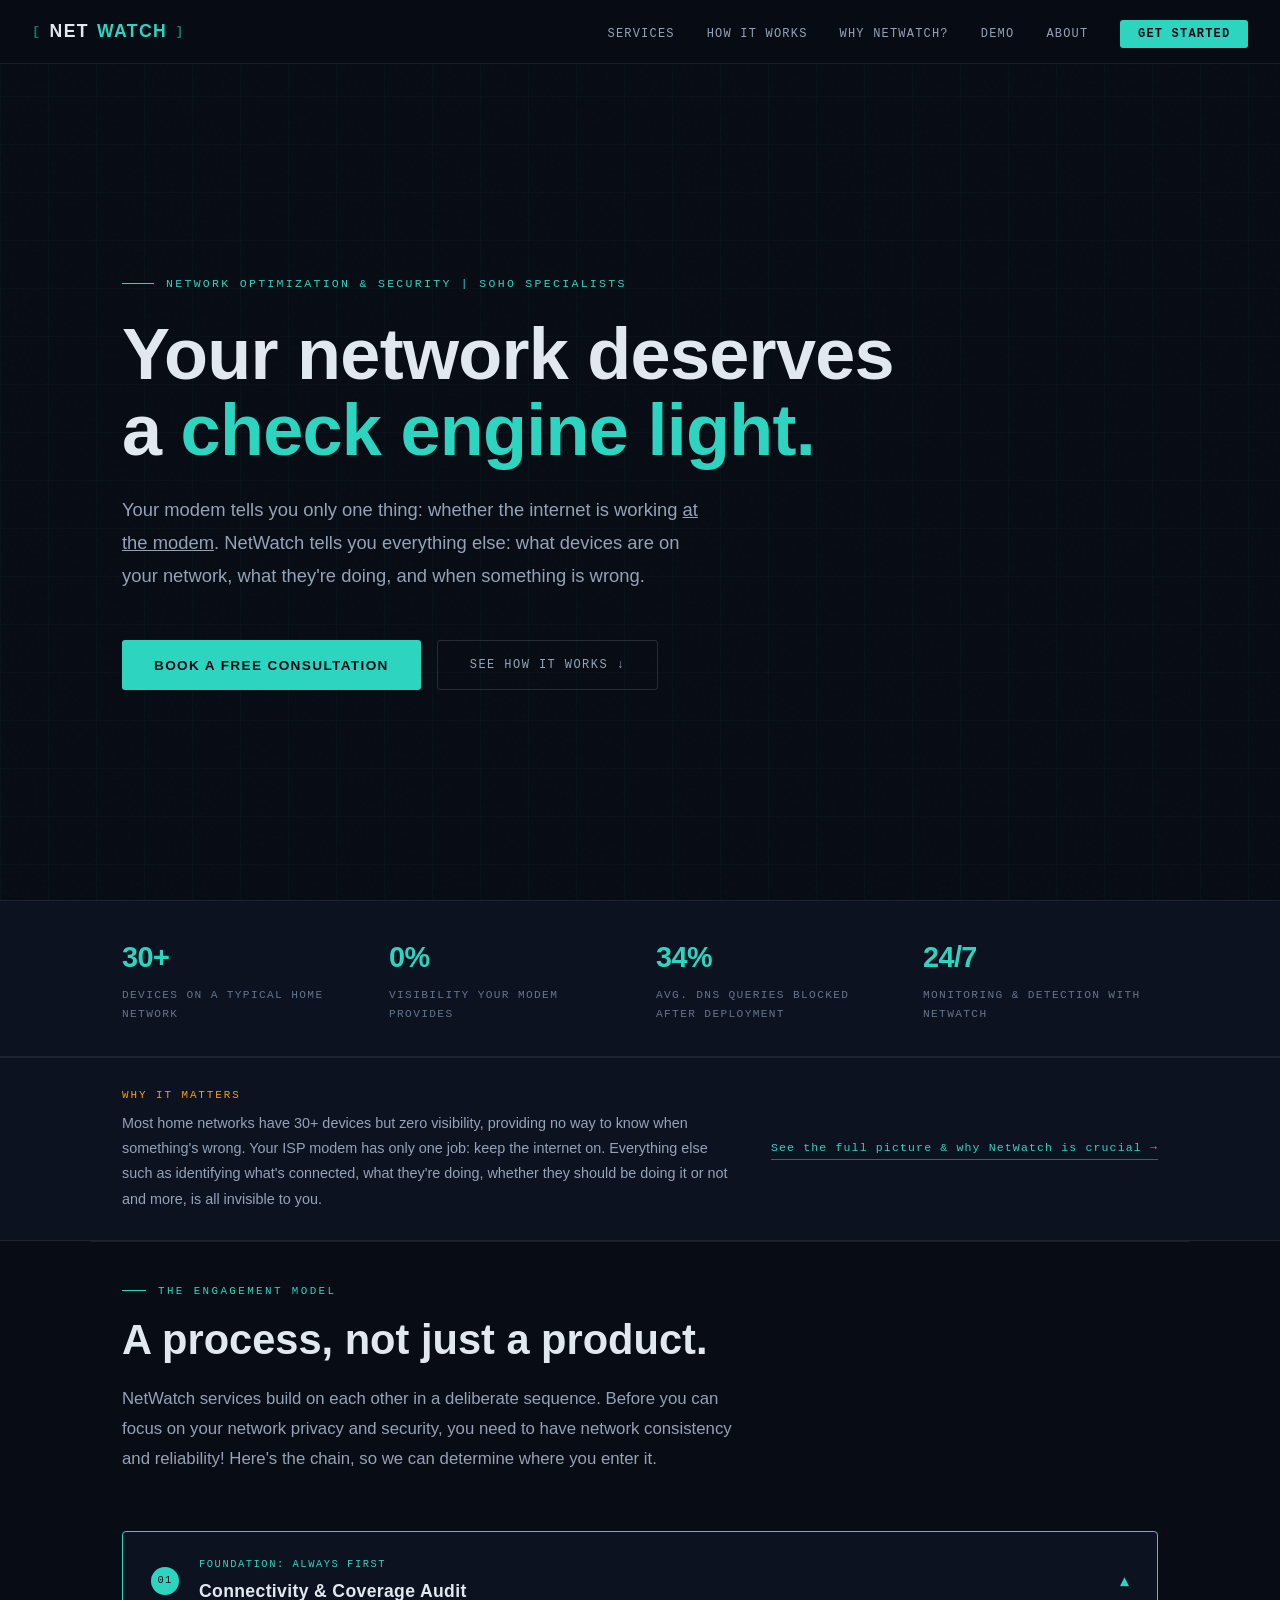
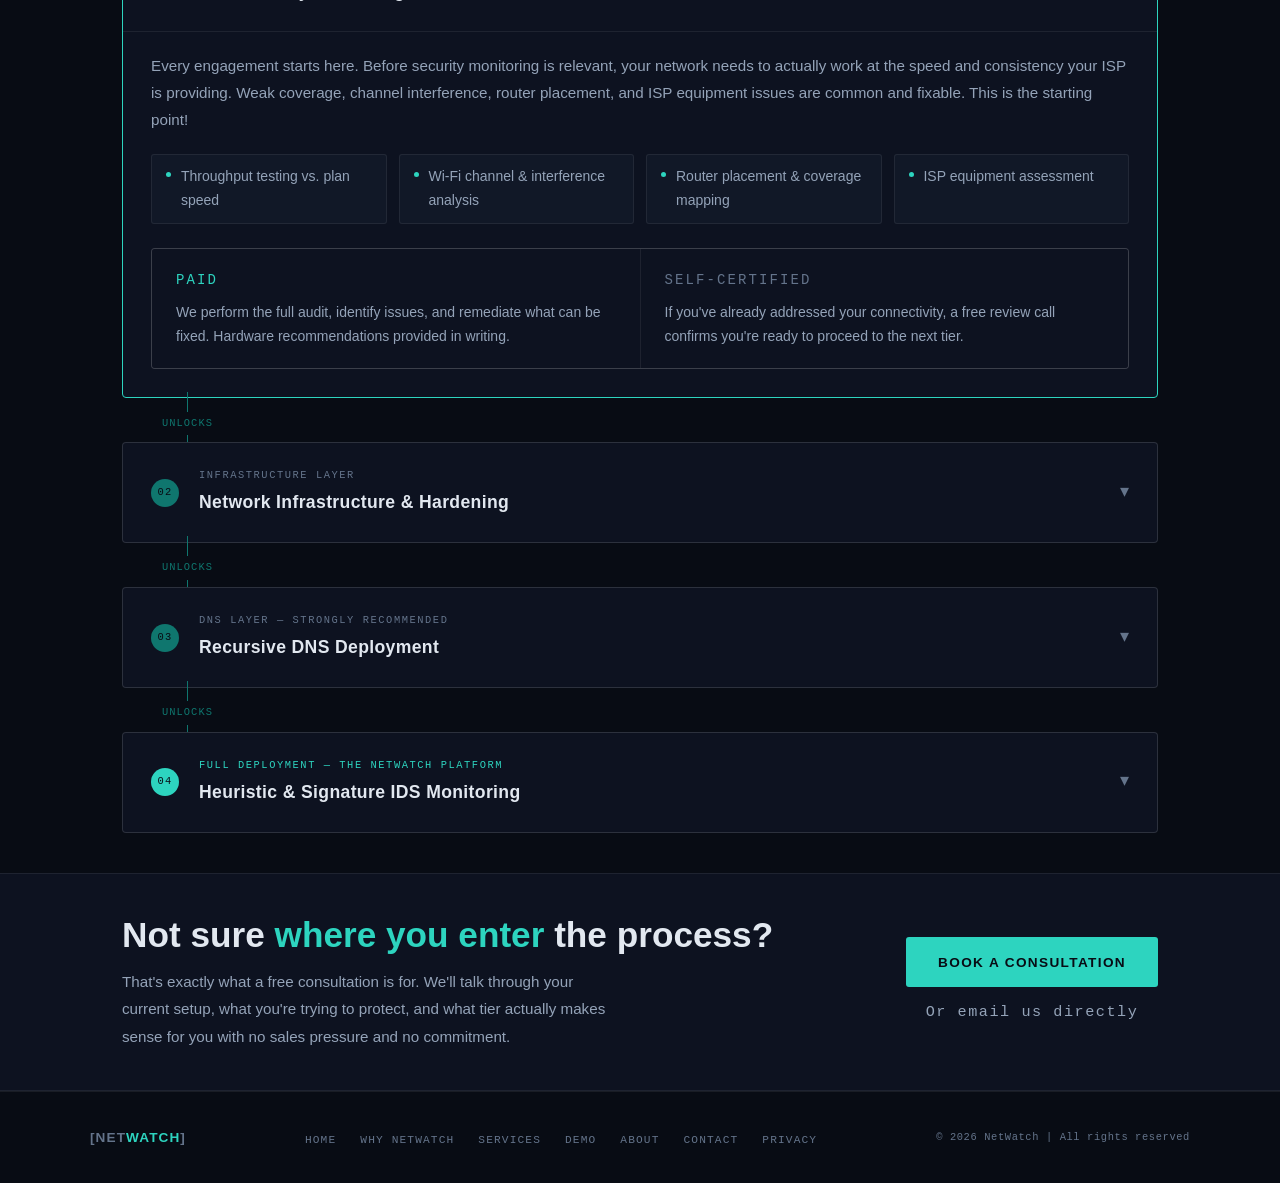
<file: index.html>
<!DOCTYPE html>
<html lang="en">
<head>
  <meta charset="UTF-8" />
  <link rel="icon" type="image/svg+xml" href="favicon.svg" />
  <meta http-equiv="Content-Security-Policy" content="default-src 'self'; script-src 'self' 'unsafe-inline'; connect-src 'self'; frame-src 'self'; img-src 'self' data:; style-src 'self' 'unsafe-inline' https://fonts.googleapis.com; font-src 'self' https://fonts.gstatic.com; worker-src 'self' blob:;">
  <meta property="og:title" content="SOHO Network Optimization & Security" />
  <meta property="og:description" content="SOHO network security, DNS deployment, and IDS monitoring. Your network deserves a check engine light." />
  <meta property="og:image" content="https://netwatch-soho.github.io/og-image.png" />
  <meta property="og:url" content="https://netwatch-soho.github.io" />
  <meta property="og:type" content="website" />
  <meta name="viewport" content="width=device-width, initial-scale=1.0" />
  <title>NetWatch | SOHO Network Optimization & Security</title>
  <link rel="preconnect" href="https://fonts.googleapis.com" />
  <link href="https://fonts.googleapis.com/css2?family=Chakra+Petch:wght@400;500;600;700&family=DM+Sans:wght@300;400;500&family=JetBrains+Mono:wght@400;500&display=swap" rel="stylesheet" />
  <link rel="stylesheet" href="assets/css/netwatch.css" />
  <style>
    .hero { min-height: calc(100vh - var(--nav-height)); display: flex; flex-direction: column; justify-content: center; padding: 4rem 2rem; max-width: 1100px; margin: 0 auto; }
    .hero-eyebrow { font-family: var(--mono); font-size: 0.72rem; letter-spacing: 0.2em; text-transform: uppercase; color: var(--teal); margin-bottom: 1.5rem; display: flex; align-items: center; gap: 0.75rem; animation: fadeUp 0.5s ease both; }
    .hero-eyebrow::before { content: ''; display: block; width: 32px; height: 1px; background: var(--teal); }
    .hero h1 { font-family: var(--head); font-size: clamp(2.6rem, 6vw, 4.5rem); font-weight: 700; line-height: 1.05; letter-spacing: -0.01em; color: var(--text); margin-bottom: 1.5rem; max-width: 840px; animation: fadeUp 0.5s 0.1s ease both; }
    .hero h1 em { font-style: normal; color: var(--teal); }
    .hero-sub { font-size: 1.15rem; color: var(--text-muted); max-width: 580px; margin-bottom: 3rem; font-weight: 300; line-height: 1.8; animation: fadeUp 0.5s 0.2s ease both; }
    .hero-actions { display: flex; gap: 1rem; flex-wrap: wrap; align-items: center; animation: fadeUp 0.5s 0.3s ease both; }
    @media (max-width: 768px) { .hero { padding: 3rem 1.5rem; min-height: auto; } }
  </style>
</head>
<body>

  <div id="site-nav" data-active=""></div>

  <section class="hero">
    <p class="hero-eyebrow">Network Optimization &amp; Security | SOHO Specialists</p>
    <h1>Your network deserves<br />a <em>check engine light.</em></h1>
    <p class="hero-sub">
      Your modem tells you only one thing: whether the internet is working <u>at the modem</u>.
      NetWatch tells you everything else: what devices are on your network, what they're doing,
      and when something is wrong.
    </p>
    <div class="hero-actions">
      <a href="contact.html" class="btn-primary">Book a Free Consultation</a>
      <a href="#how-it-works" class="btn-ghost">See How It Works ↓</a>
    </div>
  </section>

  <div class="stat-strip">
    <div class="stat-strip-inner">
      <div class="stat-item">
        <span class="stat-value">30+</span>
        <span class="stat-label">Devices on a typical home network</span>
      </div>
      <div class="stat-item">
        <span class="stat-value">0%</span>
        <span class="stat-label">Visibility your modem provides</span>
      </div>
      <div class="stat-item">
        <span class="stat-value">34%</span>
        <span class="stat-label">Avg. DNS queries blocked after deployment</span>
      </div>
      <div class="stat-item">
        <span class="stat-value">24/7</span>
        <span class="stat-label">Monitoring & Detection with NetWatch</span>
      </div>
    </div>
  </div>

  <div class="why-strip">
    <div class="why-strip-inner">
      <div class="why-strip-content">
        <p class="why-strip-label">Why it matters</p>
        <p class="why-strip-text">
          Most home networks have 30+ devices but zero visibility, providing no way to know when something's wrong.
          Your ISP modem has only one job: keep the internet on. Everything else such as identifying what's connected, what they're doing,
          whether they should be doing it or not and more, is all invisible to you.
        </p>
      </div>
      <a href="why.html" class="why-strip-link">See the full picture & why NetWatch is crucial →</a>
    </div>
  </div>

  <div class="divider"></div>

  <!--
  <div style="max-width: 800px; margin: 0 auto; padding: 2rem 2rem 0;">
    <img src="assets/nwa.png" alt="NetWatch dashboard overview" style="width: 100%; height: auto; border-radius: 4px; display: block;" />
  </div>
  -->

  <section class="section" id="how-it-works">
    <p class="section-label">The Engagement Model</p>
    <h2>A process, not just a product.</h2>
    <p class="section-intro">
      NetWatch services build on each other in a deliberate sequence.
      Before you can focus on your network privacy and security, you need to have network consistency and reliability! Here's the chain,
      so we can determine where you enter it.
    </p>

    <div class="tier-flow">

      <div class="tier" id="tier1" onclick="toggleTier('tier1')">
        <div class="tier-header">
          <div class="tier-num">01</div>
          <div class="tier-meta">
            <p class="tier-tag">Foundation: Always First</p>
            <p class="tier-name">Connectivity &amp; Coverage Audit</p>
          </div>
          <span class="tier-toggle">▾</span>
        </div>
        <div class="tier-body">
          <div class="tier-body-inner">
            <p class="tier-desc">
              Every engagement starts here. Before security monitoring is relevant, your network
              needs to actually work at the speed and consistency your ISP is providing.
              Weak coverage, channel interference, router placement, and ISP equipment issues
              are common and fixable. This is the starting point!
            </p>
            <div class="tier-services">
              <div class="tier-service"><span class="tier-service-dot"></span>Throughput testing vs. plan speed</div>
              <div class="tier-service"><span class="tier-service-dot"></span>Wi-Fi channel &amp; interference analysis</div>
              <div class="tier-service"><span class="tier-service-dot"></span>Router placement &amp; coverage mapping</div>
              <div class="tier-service"><span class="tier-service-dot"></span>ISP equipment assessment</div>
            </div>
            <div class="entry-lanes">
              <div class="lane">
                <p class="lane-label paid">Paid</p>
                <p>We perform the full audit, identify issues, and remediate what can be fixed. Hardware recommendations provided in writing.</p>
              </div>
              <div class="lane">
                <p class="lane-label free">Self-Certified</p>
                <p>If you've already addressed your connectivity, a free review call confirms you're ready to proceed to the next tier.</p>
              </div>
            </div>
          </div>
        </div>
      </div>

      <div class="tier-connector">
        <div class="tier-connector-inner">
          <div class="tier-connector-line"></div>
          <span class="tier-connector-label">UNLOCKS</span>
          <div class="tier-connector-line-short"></div>
        </div>
      </div>

      <div class="tier" id="tier2" onclick="toggleTier('tier2')">
        <div class="tier-header">
          <div class="tier-num">02</div>
          <div class="tier-meta">
            <p class="tier-tag">Infrastructure Layer</p>
            <p class="tier-name">Network Infrastructure &amp; Hardening</p>
          </div>
          <span class="tier-toggle">▾</span>
        </div>
        <div class="tier-body">
          <div class="tier-body-inner">
            <p class="tier-desc">
              With a verified foundation, we build the infrastructure layer tailored to your environment.
              Services here are mix-and-match based on audit findings, as not every client needs every component,
              but every component builds on the connectivity work that came before.
            </p>
            <div class="tier-services">
              <div class="tier-service"><span class="tier-service-dot"></span>Mesh system design &amp; integration</div>
              <div class="tier-service"><span class="tier-service-dot"></span>Firewall configuration &amp; rule sets</div>
              <div class="tier-service"><span class="tier-service-dot"></span>VLAN network segmentation</div>
              <div class="tier-service"><span class="tier-service-dot"></span>VPN implementation &amp; remote access</div>
              <div class="tier-service"><span class="tier-service-dot"></span>Hardware selection &amp; procurement guidance</div>
              <div class="tier-service"><span class="tier-service-dot"></span>Security architecture advising</div>
            </div>
          </div>
        </div>
      </div>

      <div class="tier-connector">
        <div class="tier-connector-inner">
          <div class="tier-connector-line"></div>
          <span class="tier-connector-label">UNLOCKS</span>
          <div class="tier-connector-line-short"></div>
        </div>
      </div>

      <div class="tier" id="tier3" onclick="toggleTier('tier3')">
        <div class="tier-header">
          <div class="tier-num">03</div>
          <div class="tier-meta">
            <p class="tier-tag">DNS Layer — Strongly Recommended</p>
            <p class="tier-name">Recursive DNS Deployment</p>
          </div>
          <span class="tier-toggle">▾</span>
        </div>
        <div class="tier-body">
          <div class="tier-body-inner">
            <p class="tier-desc">
              DNS is the address book of the internet, and every connection your devices make on the internet begin with a DNS query.
              Deploying a local recursive resolver means no third-party DNS provider, such as Cloudflare or Google, are able to collect your queries,
              every device on your network is covered whether it wants to be or not, and known-bad domains
              are blocked <b>before</b> a connection is ever attempted. This Tier also includes DNSSEC, which mitigates several common
              attack vectors by ensuring that none of your DNS queries are tampered with, in-transit. 
              This tier is a meaningful standalone deployment and it feeds the NetWatch dashboard
              with DNS telemetry, when Tier 4 follows. You are not <b>required</b> to implement Tier 4 in order to reap the benefits of Tier 3, several
              Clients have seen the benefits of DNS privacy and security through deploying Tier 3 alone.
            </p>
            <div class="tier-services">
              <div class="tier-service"><span class="tier-service-dot"></span>Pi-hole network-wide ad &amp; tracker blocking</div>
              <div class="tier-service"><span class="tier-service-dot"></span>Unbound fully recursive resolver</div>
              <div class="tier-service"><span class="tier-service-dot"></span>DNSSEC validation</div>
              <div class="tier-service"><span class="tier-service-dot"></span>Forced DNS routing — no device bypass</div>
              <div class="tier-service"><span class="tier-service-dot"></span>Query logging &amp; analytics</div>
              <div class="tier-service"><span class="tier-service-dot"></span>Custom blocklist configuration</div>
            </div>
            <div class="tier-note">
              <strong>Note:</strong> Tier 4 (NetWatch) can be deployed without a DNS layer, but the picture
              it gives you is less complete. DNS telemetry is an important data source in the
              dashboard, as it's what tells you an Echo Dot tried to bypass your resolver 40 times today.
              We recommend Tier 3 first, but <b>it is not required for Tier 4.</b>
            </div>
          </div>
        </div>
      </div>

      <div class="tier-connector">
        <div class="tier-connector-inner">
          <div class="tier-connector-line"></div>
          <span class="tier-connector-label">UNLOCKS</span>
          <div class="tier-connector-line-short"></div>
        </div>
      </div>

      <div class="tier t4" id="tier4" onclick="toggleTier('tier4')">
        <div class="tier-header">
          <div class="tier-num">04</div>
          <div class="tier-meta">
            <p class="tier-tag">Full Deployment — The NetWatch Platform</p>
            <p class="tier-name">Heuristic &amp; Signature IDS Monitoring</p>
          </div>
          <span class="tier-toggle">▾</span>
        </div>
        <div class="tier-body">
          <div class="tier-body-inner">
            <p class="tier-desc">
              NetWatch is a purpose-built <strong>detection platform</strong>, it is not a prevention system.
              It passively watches every packet via SPAN port mirroring without sitting inline,
              meaning it generates no performance impact and cannot intercept, block, or modify traffic.
              What it does is give you complete visibility into what your network is actually doing:
              every connection, every external IP, every anomalous behavior pattern and brings them all together in a
              single operational dashboard alongside your DNS telemetry.
              You see everything. You own the hardware. The data never leaves your network. There is no cloud, there is no third-party data collection.
            </p>
            <div class="tier-services">
              <div class="tier-service"><span class="tier-service-dot"></span>Suricata IDS — signature &amp; heuristic detection</div>
              <div class="tier-service"><span class="tier-service-dot"></span>Passive SPAN port monitoring (no inline impact)</div>
              <div class="tier-service"><span class="tier-service-dot"></span>Real-time alert dashboard</div>
              <div class="tier-service"><span class="tier-service-dot"></span>Geographic traffic intelligence</div>
              <div class="tier-service"><span class="tier-service-dot"></span>Device inventory &amp; discovery engine</div>
              <div class="tier-service"><span class="tier-service-dot"></span>DNS telemetry integration</div>
              <div class="tier-service"><span class="tier-service-dot"></span>Monthly reports — Passive or Active tier</div>
              <div class="tier-service"><span class="tier-service-dot"></span>Client-owned hardware, full data sovereignty</div>
            </div>
            <div class="tier-note-teal">
              <strong>Detection, not prevention.</strong> An important thing to understand prior to deployment
              is that NetWatch tells you what's happening, but it does not stop it. The value is visibility:
              knowing a device is behaving abnormally,
              that traffic is going somewhere it shouldn't, or that something needs your attention.
              What happens next is a conversation. Operator-assisted remote response is on the roadmap
              for clients who want a human in the loop when an alerts fire, to provide insight into whether
              anomalous behavior is a false positive and requires rule refinement, or is a true incident and what steps
              are required to secure your systems and network.
            </div>
          </div>
        </div>
      </div>

    </div>
  </section>

  <div class="cta-section">
    <div class="cta-inner">
      <div>
        <h2>Not sure <em>where you enter</em> the process?</h2>
        <p>
          That's exactly what a free consultation is for. We'll talk through your current setup,
          what you're trying to protect, and what tier actually makes sense for you with
          no sales pressure and no commitment.
        </p>
      </div>
      <div class="cta-actions">
        <a href="contact.html" class="btn-primary">Book a Consultation</a>
        <p class="cta-email">Or email us directly</p>
      </div>
    </div>
  </div>

  <footer id="site-footer"></footer>
  <script src="assets/js/netwatch.js"></script>

</body>
</html>
</file>
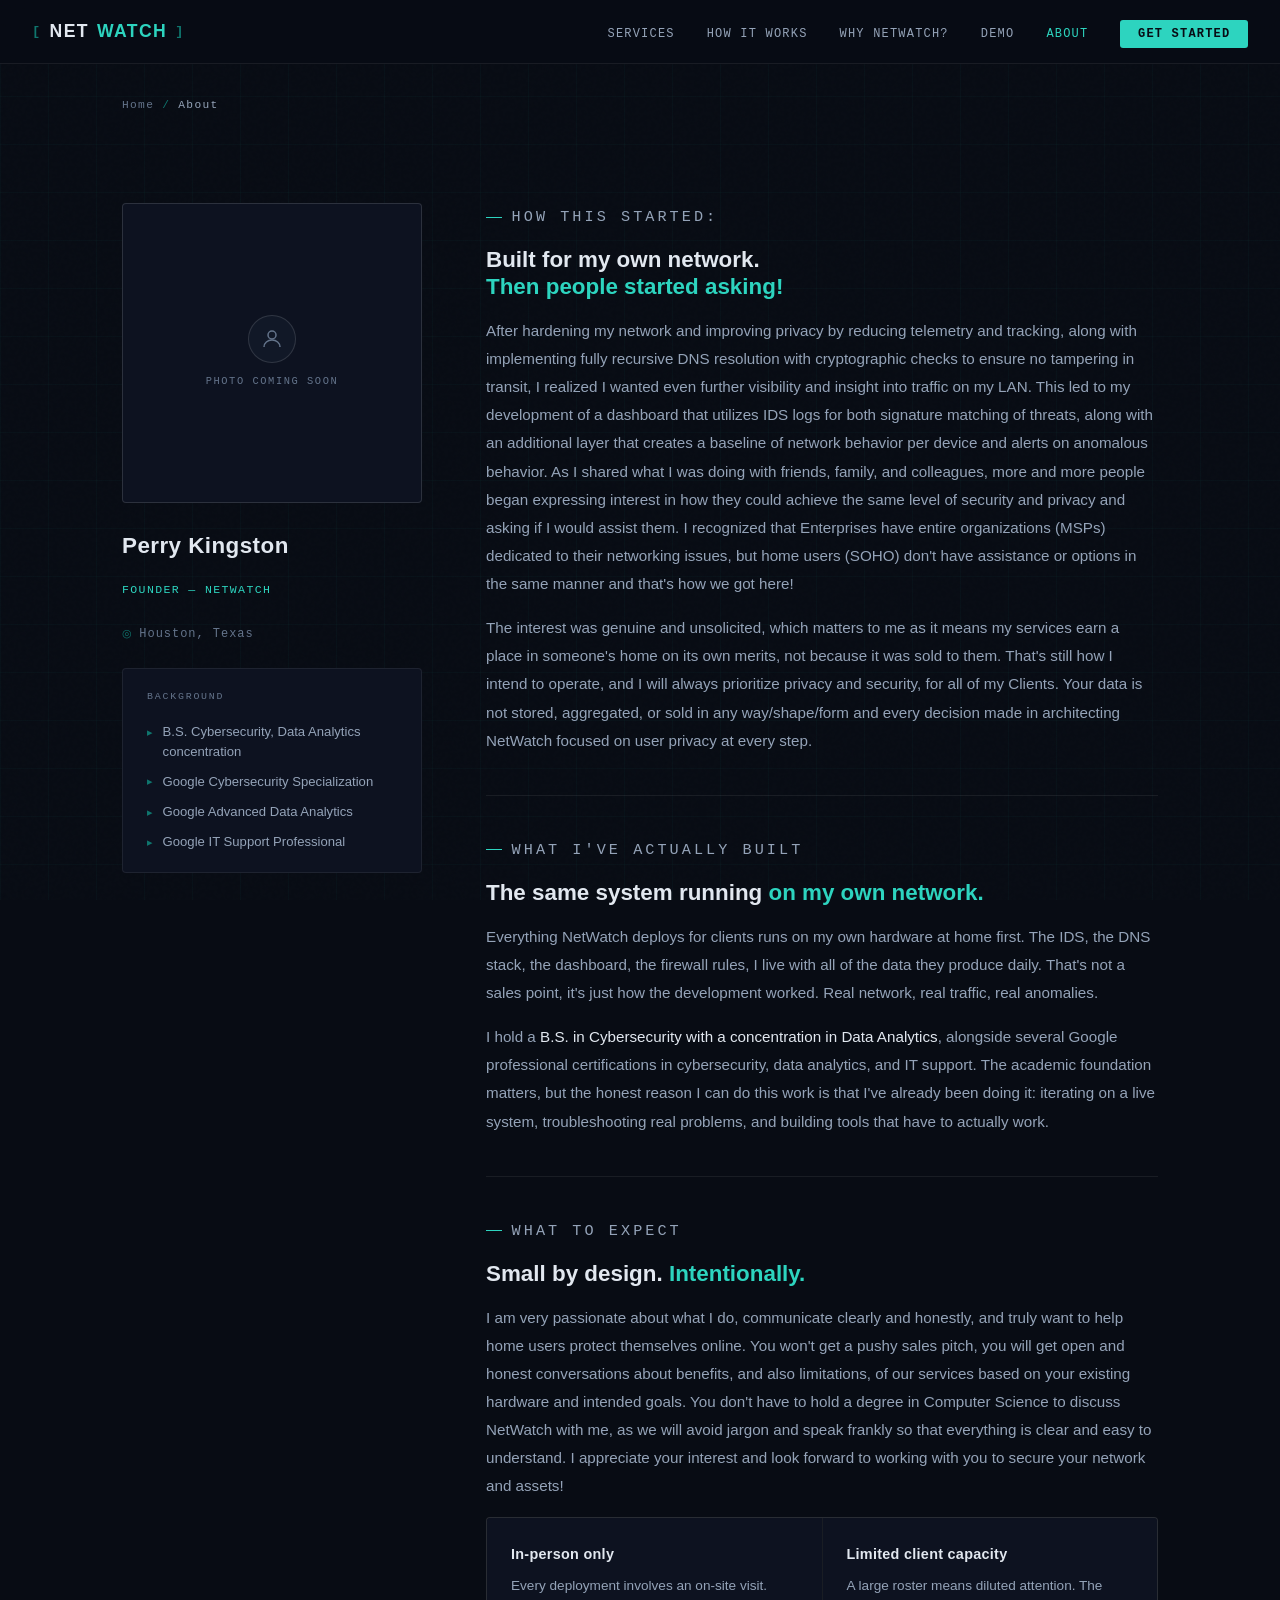
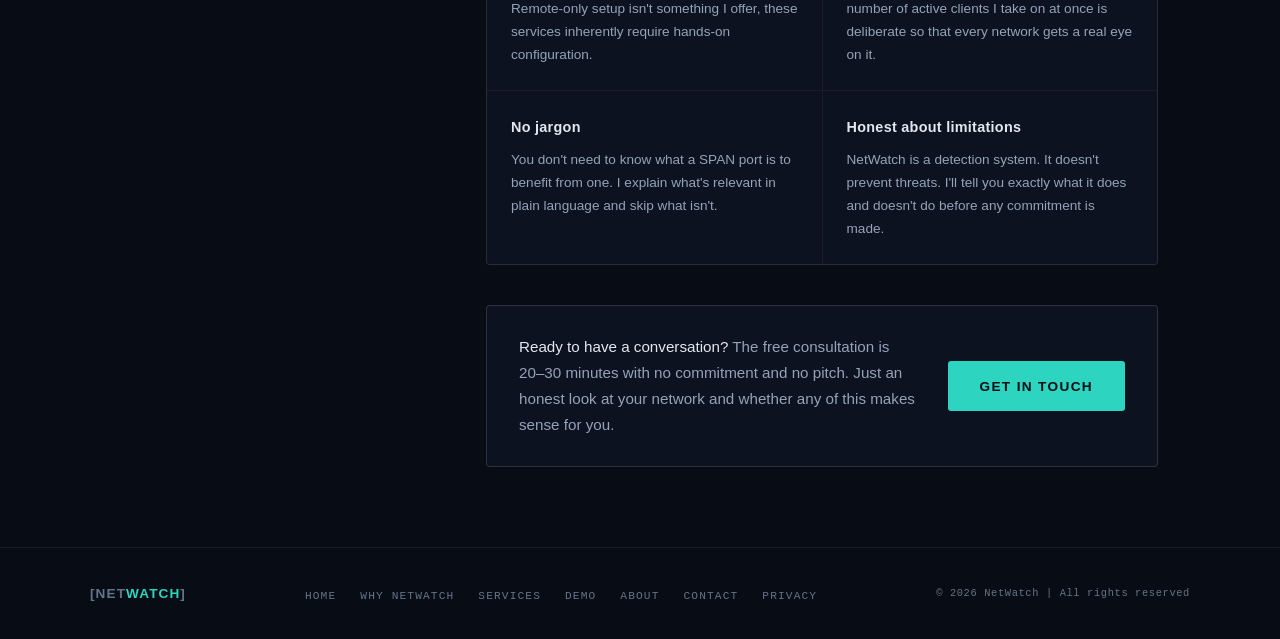
<file: about.html>
<!DOCTYPE html>
<html lang="en">
<head>
  <meta charset="UTF-8" />
  <link rel="icon" type="image/svg+xml" href="favicon.svg" />
  <meta http-equiv="Content-Security-Policy" content="default-src 'self'; script-src 'self' 'unsafe-inline'; connect-src 'self'; frame-src 'self'; img-src 'self' data:; style-src 'self' 'unsafe-inline' https://fonts.googleapis.com; font-src 'self' https://fonts.gstatic.com; worker-src 'self' blob:;">
  <meta name="viewport" content="width=device-width, initial-scale=1.0" />
  <title>About | NetWatch</title>
  <link rel="preconnect" href="https://fonts.googleapis.com" />
  <link href="https://fonts.googleapis.com/css2?family=Chakra+Petch:wght@400;500;600;700&family=DM+Sans:wght@300;400;500&family=JetBrains+Mono:wght@400;500&display=swap" rel="stylesheet" />
  <link rel="stylesheet" href="assets/css/netwatch.css" />
  <style>
    .about-grid { display: grid; grid-template-columns: 300px 1fr; gap: 4rem; align-items: start; max-width: 1100px; margin: 0 auto; padding: 4rem 2rem 5rem; }
    .about-identity { display: flex; flex-direction: column; gap: 1.5rem; animation: fadeUp 0.4s ease both; }
    .photo-placeholder { width: 100%; aspect-ratio: 1; background: var(--bg2); border: 1px solid var(--border2); border-radius: 4px; display: flex; flex-direction: column; align-items: center; justify-content: center; gap: 0.6rem; }
    .photo-placeholder-icon { width: 48px; height: 48px; border-radius: 50%; background: var(--bg3); border: 1px solid var(--border2); display: flex; align-items: center; justify-content: center; }
    .photo-placeholder-icon svg { width: 24px; height: 24px; stroke: var(--text-dim); fill: none; stroke-width: 1.5; }
    .photo-placeholder-label { font-family: var(--mono); font-size: 0.65rem; letter-spacing: 0.15em; text-transform: uppercase; color: var(--text-dim); }
    .identity-name { font-family: var(--head); font-size: 1.4rem; font-weight: 700; color: var(--text); letter-spacing: 0.02em; }
    .identity-title { font-family: var(--mono); font-size: 0.72rem; letter-spacing: 0.12em; text-transform: uppercase; color: var(--teal); margin-top: -0.75rem; }
    .identity-location { font-family: var(--mono); font-size: 0.75rem; letter-spacing: 0.08em; color: var(--text-dim); display: flex; align-items: center; gap: 0.4rem; }
    .identity-location::before { content: '◎'; color: var(--teal-dim); font-size: 0.7rem; }
    .credential-block { background: var(--bg2); border: 1px solid var(--border); border-radius: 4px; padding: 1.25rem 1.5rem; }
    .credential-block-label { font-family: var(--mono); font-size: 0.62rem; letter-spacing: 0.18em; text-transform: uppercase; color: var(--text-dim); margin-bottom: 1rem; }
    .credential-list { list-style: none; display: flex; flex-direction: column; gap: 0.65rem; }
    .credential-list li { font-size: 0.82rem; color: var(--text-muted); line-height: 1.5; display: flex; align-items: flex-start; gap: 0.6rem; }
    .credential-list li::before { content: '▸'; color: var(--teal-dim); font-size: 0.7rem; flex-shrink: 0; margin-top: 0.1rem; }
    .about-content { display: flex; flex-direction: column; gap: 2.5rem; animation: fadeUp 0.4s 0.1s ease both; }
    .about-section-label { font-family: var(--mono); font-size: 0.65rem; letter-spacing: 0.2em; text-transform: uppercase; color: var(--teal); margin-bottom: 0.75rem; display: flex; align-items: center; gap: 0.6rem; }
    .about-section-label::before { content: ''; display: block; width: 16px; height: 1px; background: var(--teal); }
    .about-block h2 { font-family: var(--head); font-size: 1.4rem; font-weight: 700; color: var(--text); line-height: 1.2; margin-bottom: 1rem; }
    .about-block h2 em { font-style: normal; color: var(--teal); }
    .about-block p { font-size: 0.95rem; color: var(--text-muted); line-height: 1.85; margin-bottom: 1rem; }
    .about-block p:last-child { margin-bottom: 0; }
    .about-block p strong { color: var(--text); font-weight: 500; }
    .about-divider { height: 1px; background: var(--border); }
    .expect-grid { display: grid; grid-template-columns: 1fr 1fr; gap: 1px; background: var(--border); border: 1px solid var(--border); border-radius: 4px; overflow: hidden; margin-top: 1rem; }
    .expect-card { background: var(--bg2); padding: 1.5rem; }
    .expect-card h3 { font-family: var(--head); font-size: 0.9rem; font-weight: 600; color: var(--text); letter-spacing: 0.02em; margin-bottom: 0.5rem; }
    .expect-card p { font-size: 0.85rem; color: var(--text-muted); line-height: 1.7; margin-bottom: 0; }
    .about-cta { background: var(--bg2); border: 1px solid var(--border2); border-radius: 4px; padding: 1.75rem 2rem; display: flex; align-items: center; justify-content: space-between; gap: 2rem; flex-wrap: wrap; }
    .about-cta p { font-size: 0.95rem; color: var(--text-muted); line-height: 1.7; margin: 0; flex: 1; min-width: 220px; }
    .about-cta p strong { color: var(--text); font-weight: 500; }
    @media (max-width: 860px) {
      .about-grid { grid-template-columns: 1fr; gap: 2.5rem; padding: 2.5rem 1.5rem 4rem; }
      .about-identity { flex-direction: row; flex-wrap: wrap; align-items: flex-start; gap: 1.5rem; }
      .photo-placeholder { width: 120px; aspect-ratio: 1; flex-shrink: 0; }
      .expect-grid { grid-template-columns: 1fr; }
    }
  </style>
</head>
<body>

  <div id="site-nav" data-active="about"></div>

  <div style="max-width: 1100px; margin: 0 auto; padding: 2rem 2rem 0;">
    <div class="breadcrumb">
      <a href="index.html">Home</a>
      <span>/</span>
      <span style="color: var(--text-muted);">About</span>
    </div>
  </div>

  <div class="about-grid">

    <div class="about-identity">
      <div class="photo-placeholder">
        <div class="photo-placeholder-icon">
          <svg viewBox="0 0 24 24" xmlns="http://www.w3.org/2000/svg">
            <circle cx="12" cy="8" r="4"/>
            <path d="M4 20c0-4 3.6-7 8-7s8 3 8 7"/>
          </svg>
        </div>
        <p class="photo-placeholder-label">Photo coming soon</p>
      </div>
      <div>
        <p class="identity-name">Perry Kingston</p><br>
        <p class="identity-title">Founder — NetWatch</p>
      </div>
      <p class="identity-location">Houston, Texas</p>
      <div class="credential-block">
        <p class="credential-block-label">Background</p>
        <ul class="credential-list">
          <li>B.S. Cybersecurity, Data Analytics concentration</li>
          <li>Google Cybersecurity Specialization</li>
          <li>Google Advanced Data Analytics</li>
          <li>Google IT Support Professional</li>
        </ul>
      </div>
    </div>

    <div class="about-content">

      <div class="about-block">
        <p class="about-section-label">How this started:</p>
        <h2>Built for my own network.<br /><em>Then people started asking!</em></h2>
        <p>
          After hardening my network and improving privacy by reducing telemetry and tracking, along with
          implementing fully recursive DNS resolution with cryptographic checks to ensure no tampering
          in transit, I realized I wanted even further visibility and insight into traffic on my LAN. This led
          to my development of a dashboard that utilizes IDS logs for both signature matching of threats,
          along with an additional layer that creates a baseline of network behavior per device and alerts
          on anomalous behavior. As I shared what I was doing with friends, family, and colleagues, more and more
          people began expressing interest in how they could achieve the same level of security and privacy and
          asking if I would assist them. I recognized that Enterprises have entire organizations (MSPs) dedicated to their networking issues,
          but home users (SOHO) don't have assistance or options in the same manner and that's how we got here!
        </p>
        <p>
          The interest was genuine and unsolicited, which matters to me as it means
          my services earn a place in someone's home on its own merits, not because
          it was sold to them. That's still how I intend to operate, and I will always
          prioritize privacy and security, for all of my Clients. Your data is not stored,
          aggregated, or sold in any way/shape/form and every decision made in architecting
          NetWatch focused on user privacy at every step.
        </p>
      </div>

      <div class="about-divider"></div>

      <div class="about-block">
        <p class="about-section-label">What I've actually built</p>
        <h2>The same system running <em>on my own network.</em></h2>
        <p>
          Everything NetWatch deploys for clients runs on my own hardware at home first.
          The IDS, the DNS stack, the dashboard, the firewall rules, I live with all of the data
          they produce daily. That's not a sales point, it's just how the development worked.
          Real network, real traffic, real anomalies.
        </p>
        <p>
          I hold a <strong>B.S. in Cybersecurity with a concentration in Data Analytics</strong>,
          alongside several Google professional certifications in cybersecurity,
          data analytics, and IT support. The academic foundation matters, but the honest reason
          I can do this work is that I've already been doing it: iterating on a live system,
          troubleshooting real problems, and building tools that have to actually work.
        </p>
      </div>

      <div class="about-divider"></div>

      <div class="about-block">
        <p class="about-section-label">What to expect</p>
        <h2>Small by design. <em>Intentionally.</em></h2>
        <p>
          I am very passionate about what I do, communicate clearly and honestly,
          and truly want to help home users protect themselves online. You won't get a pushy
          sales pitch, you will get open and honest conversations about benefits, and also limitations,
          of our services based on your existing hardware and intended goals. You don't have to hold a
          degree in Computer Science to discuss NetWatch with me, as we will avoid jargon and speak frankly
          so that everything is clear and easy to understand. I appreciate your interest and look forward
          to working with you to secure your network and assets!
        </p>
        <div class="expect-grid">
          <div class="expect-card">
            <h3>In-person only</h3>
            <p>Every deployment involves an on-site visit. Remote-only setup isn't something I offer, these services inherently require hands-on configuration.</p>
          </div>
          <div class="expect-card">
            <h3>Limited client capacity</h3>
            <p>A large roster means diluted attention. The number of active clients I take on at once is deliberate so that every network gets a real eye on it.</p>
          </div>
          <div class="expect-card">
            <h3>No jargon</h3>
            <p>You don't need to know what a SPAN port is to benefit from one. I explain what's relevant in plain language and skip what isn't.</p>
          </div>
          <div class="expect-card">
            <h3>Honest about limitations</h3>
            <p>NetWatch is a detection system. It doesn't prevent threats. I'll tell you exactly what it does and doesn't do before any commitment is made.</p>
          </div>
        </div>
      </div>

      <div class="about-cta">
        <p>
          <strong>Ready to have a conversation?</strong> The free consultation is
          20–30 minutes with no commitment and no pitch. Just an honest look at your network
          and whether any of this makes sense for you.
        </p>
        <a href="contact.html" class="btn-primary">Get in Touch</a>
      </div>

    </div>
  </div>

  <footer id="site-footer"></footer>
  <script src="assets/js/netwatch.js"></script>

</body>
</html>
</file>
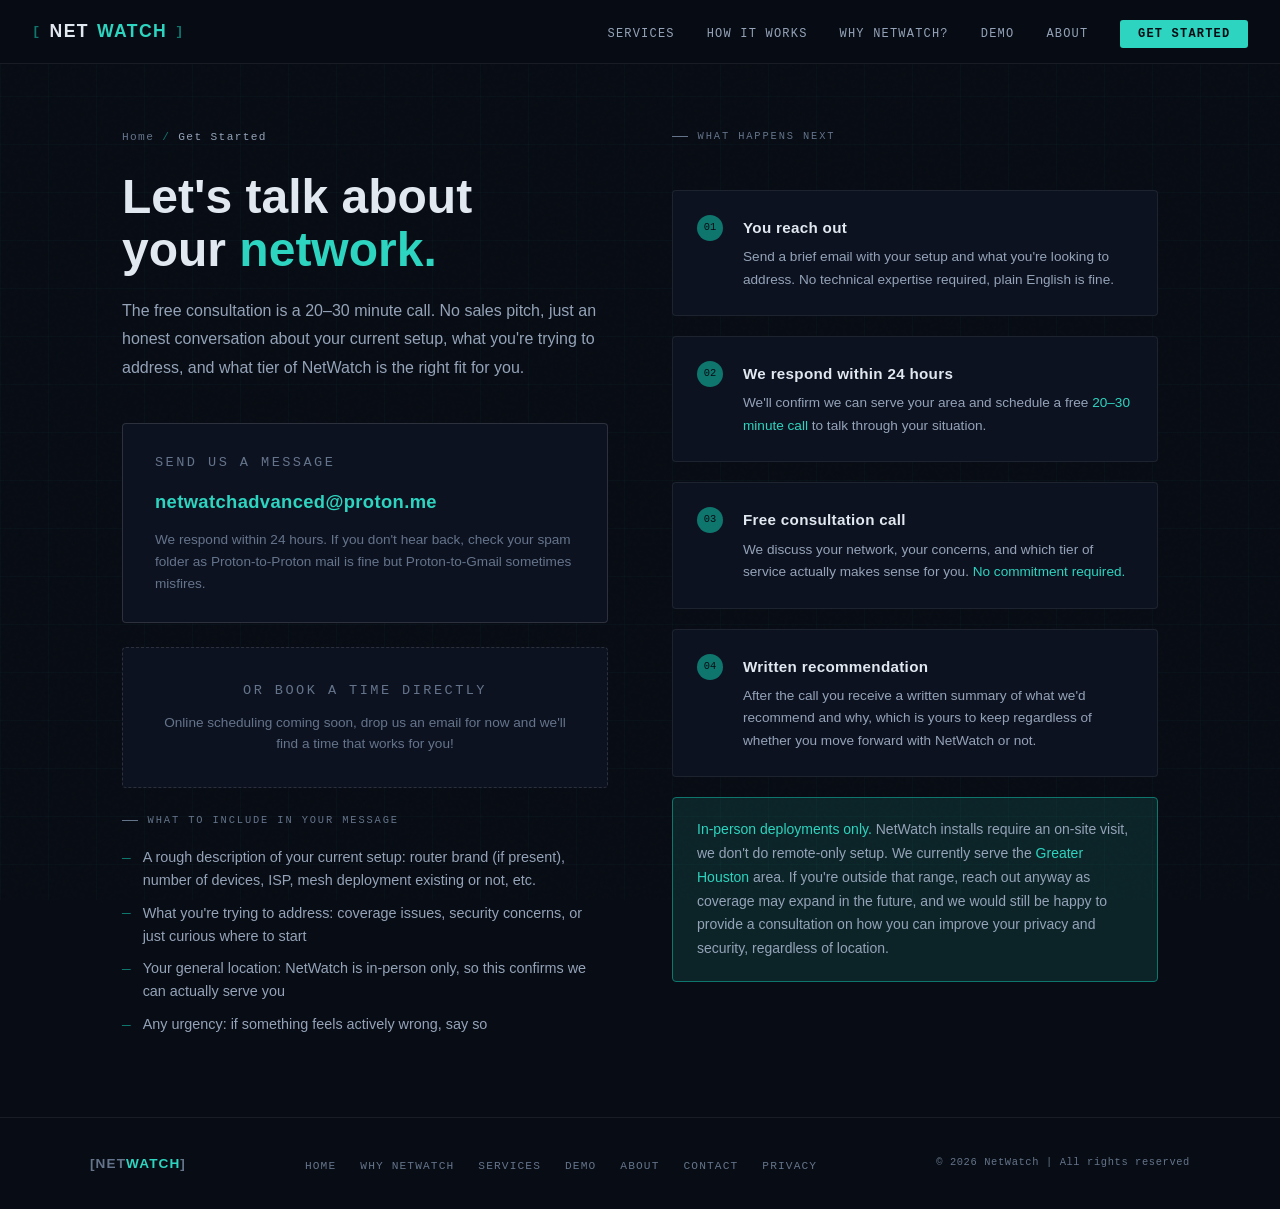
<file: contact.html>
<!DOCTYPE html>
<html lang="en">
<head>
  <meta charset="UTF-8" />
  <link rel="icon" type="image/svg+xml" href="favicon.svg" />
  <meta http-equiv="Content-Security-Policy" content="default-src 'self'; script-src 'self' 'unsafe-inline'; connect-src 'self'; frame-src 'self'; img-src 'self' data:; style-src 'self' 'unsafe-inline' https://fonts.googleapis.com; font-src 'self' https://fonts.gstatic.com; worker-src 'self' blob:;">
  <meta name="viewport" content="width=device-width, initial-scale=1.0" />
  <title>Get Started | NetWatch</title>
  <link rel="preconnect" href="https://fonts.googleapis.com" />
  <link href="https://fonts.googleapis.com/css2?family=Chakra+Petch:wght@400;500;600;700&family=DM+Sans:wght@300;400;500&family=JetBrains+Mono:wght@400;500&display=swap" rel="stylesheet" />
  <link rel="stylesheet" href="assets/css/netwatch.css" />
  <style>
    .contact-grid { display: grid; grid-template-columns: 1fr 1fr; gap: 4rem; align-items: start; padding: 4rem 2rem 5rem; max-width: 1100px; margin: 0 auto; }
    .contact-left h1 { font-family: var(--head); font-size: clamp(2rem, 4vw, 3rem); font-weight: 700; line-height: 1.1; color: var(--text); margin-bottom: 1.25rem; animation: fadeUp 0.4s ease both; }
    .contact-left h1 em { font-style: normal; color: var(--teal); }
    .contact-left .lead { font-size: 1rem; color: var(--text-muted); line-height: 1.8; font-weight: 300; margin-bottom: 2.5rem; animation: fadeUp 0.4s 0.1s ease both; }
    .email-block { background: var(--bg2); border: 1px solid var(--border2); border-radius: 4px; padding: 1.75rem 2rem; margin-bottom: 1.5rem; animation: fadeUp 0.4s 0.15s ease both; }
    .email-block-label { font-family: var(--mono); font-size: 0.65rem; letter-spacing: 0.18em; text-transform: uppercase; color: var(--text-dim); margin-bottom: 0.75rem; }
    .email-link { font-family: var(--head); font-size: 1.15rem; font-weight: 600; color: var(--teal); text-decoration: none; letter-spacing: 0.02em; display: inline-block; margin-bottom: 0.75rem; transition: color 0.2s; }
    .email-link:hover { color: var(--teal-hover); }
    .email-block p { font-size: 0.85rem; color: var(--text-dim); line-height: 1.6; }
    .calendly-placeholder { background: var(--bg2); border: 1px dashed var(--border2); border-radius: 4px; padding: 2rem; text-align: center; margin-bottom: 1.5rem; animation: fadeUp 0.4s 0.2s ease both; }
    .calendly-placeholder-label { font-family: var(--mono); font-size: 0.65rem; letter-spacing: 0.18em; text-transform: uppercase; color: var(--text-dim); margin-bottom: 0.6rem; }
    .calendly-placeholder p { font-size: 0.85rem; color: var(--text-dim); line-height: 1.6; }
    .include-block { animation: fadeUp 0.4s 0.25s ease both; }
    .include-label { font-family: var(--mono); font-size: 0.65rem; letter-spacing: 0.18em; text-transform: uppercase; color: var(--text-dim); margin-bottom: 1rem; display: flex; align-items: center; gap: 0.6rem; }
    .include-label::before { content: ''; display: block; width: 16px; height: 1px; background: var(--text-dim); }
    .include-list { list-style: none; display: flex; flex-direction: column; gap: 0.6rem; }
    .include-list li { display: flex; align-items: flex-start; gap: 0.75rem; font-size: 0.9rem; color: var(--text-muted); line-height: 1.6; }
    .include-list li::before { content: '—'; font-family: var(--mono); color: var(--teal-dim); flex-shrink: 0; margin-top: 0.05rem; }
    .contact-right { display: flex; flex-direction: column; gap: 1.25rem; animation: fadeUp 0.4s 0.2s ease both; }
    .process-step { background: var(--bg2); border: 1px solid var(--border); border-radius: 4px; padding: 1.5rem; display: flex; gap: 1.25rem; align-items: flex-start; transition: border-color 0.2s; }
    .process-step:hover { border-color: var(--teal-dim); }
    .process-num { font-family: var(--mono); font-size: 0.65rem; font-weight: 500; color: var(--bg); background: var(--teal-dim); width: 26px; height: 26px; border-radius: 50%; display: flex; align-items: center; justify-content: center; flex-shrink: 0; }
    .process-step-content h3 { font-family: var(--head); font-size: 0.95rem; font-weight: 600; color: var(--text); letter-spacing: 0.02em; margin-bottom: 0.35rem; }
    .process-step-content p { font-size: 0.85rem; color: var(--text-muted); line-height: 1.65; }
    .process-step-content p strong { color: var(--teal); font-weight: 500; }
    .local-note { background: var(--teal-glow); border: 1px solid var(--teal-dim); border-radius: 4px; padding: 1.25rem 1.5rem; font-size: 0.875rem; color: var(--text-muted); line-height: 1.7; }
    .local-note strong { color: var(--teal); font-weight: 500; }
    @media (max-width: 768px) { .contact-grid { grid-template-columns: 1fr; gap: 2.5rem; padding: 2.5rem 1.5rem 4rem; } }
  </style>
</head>
<body>

  <div id="site-nav" data-active="contact"></div>

  <div class="contact-grid">

    <div class="contact-left">
      <div class="breadcrumb">
        <a href="index.html">Home</a>
        <span>/</span>
        <span style="color: var(--text-muted);">Get Started</span>
      </div>
      <h1>Let's talk about<br />your <em>network.</em></h1>
      <p class="lead">
        The free consultation is a 20–30 minute call. No sales pitch,
        just an honest conversation about your current setup, what you're
        trying to address, and what tier of NetWatch is the right fit for you.
      </p>
      <div class="email-block">
        <p class="email-block-label">Send us a message</p>
        <a href="mailto:netwatchadvanced@proton.me" class="email-link">netwatchadvanced@proton.me</a>
        <p>We respond within 24 hours. If you don't hear back, check your spam folder as Proton-to-Proton mail is fine but Proton-to-Gmail sometimes misfires.</p>
      </div>
      <!-- CALENDLY PLACEHOLDER — swap this div for the Calendly embed script when ready -->
      <div class="calendly-placeholder" id="calendly-embed">
        <p class="calendly-placeholder-label">Or book a time directly</p>
        <p>Online scheduling coming soon, drop us an email for now and we'll find a time that works for you!</p>
      </div>
      <div class="include-block">
        <p class="include-label">What to include in your message</p>
        <ul class="include-list">
          <li>A rough description of your current setup: router brand (if present), number of devices, ISP, mesh deployment existing or not, etc.</li>
          <li>What you're trying to address: coverage issues, security concerns, or just curious where to start</li>
          <li>Your general location: NetWatch is in-person only, so this confirms we can actually serve you</li>
          <li>Any urgency: if something feels actively wrong, say so</li>
        </ul>
      </div>
    </div>

    <div class="contact-right">
      <div style="margin-bottom: 0.5rem;">
        <p class="include-label" style="margin-bottom: 1rem;">What happens next</p>
      </div>
      <div class="process-step">
        <div class="process-num">01</div>
        <div class="process-step-content">
          <h3>You reach out</h3>
          <p>Send a brief email with your setup and what you're looking to address. No technical expertise required, plain English is fine.</p>
        </div>
      </div>
      <div class="process-step">
        <div class="process-num">02</div>
        <div class="process-step-content">
          <h3>We respond within 24 hours</h3>
          <p>We'll confirm we can serve your area and schedule a free <strong>20–30 minute call</strong> to talk through your situation.</p>
        </div>
      </div>
      <div class="process-step">
        <div class="process-num">03</div>
        <div class="process-step-content">
          <h3>Free consultation call</h3>
          <p>We discuss your network, your concerns, and which tier of service actually makes sense for you. <strong>No commitment required.</strong></p>
        </div>
      </div>
      <div class="process-step">
        <div class="process-num">04</div>
        <div class="process-step-content">
          <h3>Written recommendation</h3>
          <p>After the call you receive a written summary of what we'd recommend and why, which is yours to keep regardless of whether you move forward with NetWatch or not.</p>
        </div>
      </div>
      <div class="local-note">
        <strong>In-person deployments only.</strong> NetWatch installs require an on-site visit,
        we don't do remote-only setup. We currently serve the
        <strong>Greater Houston</strong> area. If you're outside that range, reach out anyway as
        coverage may expand in the future, and we would still be happy to provide a consultation on how you
        can improve your privacy and security, regardless of location.
      </div>
    </div>

  </div>

  <footer id="site-footer"></footer>
  <script src="assets/js/netwatch.js"></script>

</body>
</html>
</file>
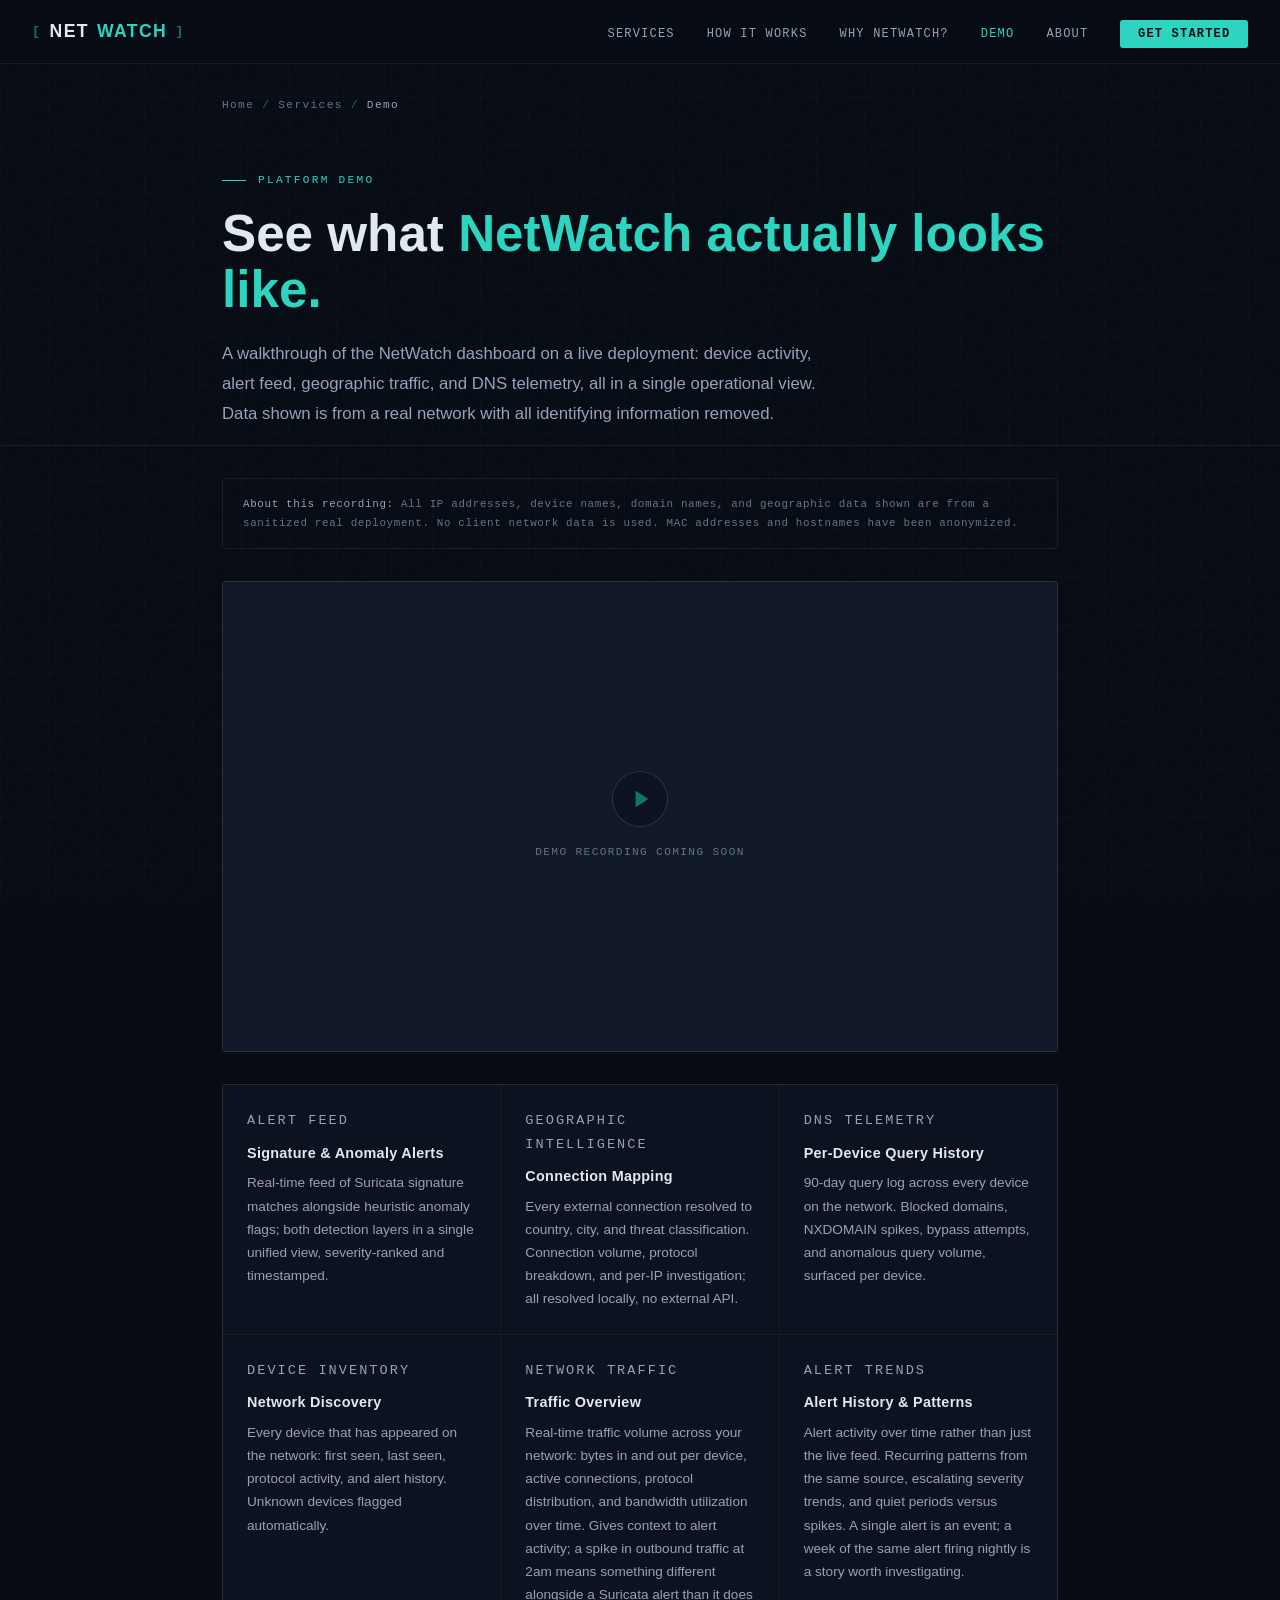
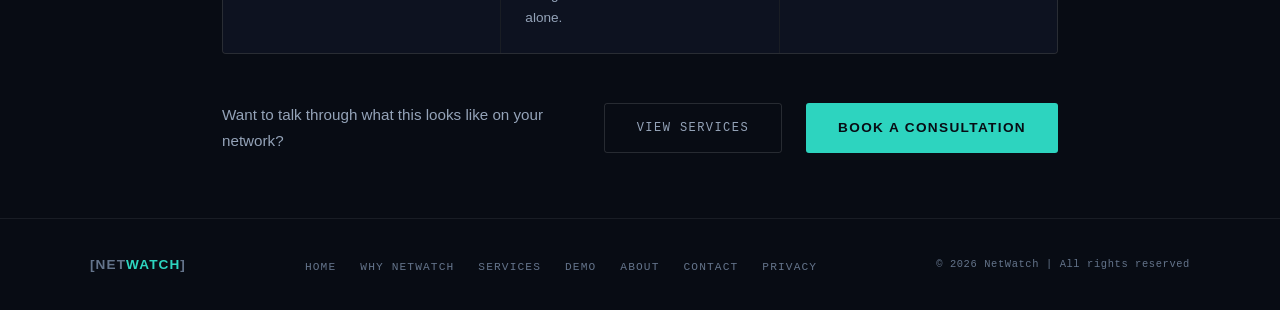
<file: demo.html>
<!DOCTYPE html>
<html lang="en">
<head>
  <meta charset="UTF-8" />
  <link rel="icon" type="image/svg+xml" href="favicon.svg" />
  <meta http-equiv="Content-Security-Policy" content="default-src 'self'; script-src 'self' 'unsafe-inline'; connect-src 'self'; frame-src 'self'; img-src 'self' data:; style-src 'self' 'unsafe-inline' https://fonts.googleapis.com; font-src 'self' https://fonts.gstatic.com; worker-src 'self' blob:;">
  <meta name="viewport" content="width=device-width, initial-scale=1.0" />
  <link rel="preconnect" href="https://fonts.googleapis.com" />
  <link href="https://fonts.googleapis.com/css2?family=Chakra+Petch:wght@400;500;600;700&family=DM+Sans:wght@300;400;500&family=JetBrains+Mono:wght@400;500&display=swap" rel="stylesheet" />
  <title>Demo | NetWatch</title>
  <link rel="stylesheet" href="assets/css/netwatch.css" />
  <style>
    .demo-content { max-width: 900px; margin: 0 auto; padding: 2rem 2rem 4rem; }
    .video-wrap { position: relative; width: 100%; background: var(--bg2); border: 1px solid var(--border2); border-radius: 4px; overflow: hidden; margin: 2rem 0; }
    .video-placeholder { aspect-ratio: 16 / 9; display: flex; flex-direction: column; align-items: center; justify-content: center; gap: 1rem; background: var(--bg3); }
    .video-placeholder-icon { width: 56px; height: 56px; border-radius: 50%; border: 1px solid var(--border2); background: var(--bg2); display: flex; align-items: center; justify-content: center; }
    .video-placeholder-icon svg { width: 22px; height: 22px; fill: var(--teal-dim); margin-left: 3px; }
    .video-placeholder p { font-family: var(--mono); font-size: 0.7rem; letter-spacing: 0.12em; text-transform: uppercase; color: var(--text-dim); }
    /* Swap placeholder div for this when recording is ready:
       <video autoplay muted loop playsinline controls>
         <source src="assets/video/netwatch-demo.mp4" type="video/mp4" />
       </video> */
    .video-wrap video { width: 100%; height: auto; display: block; }
    .demo-features { display: grid; grid-template-columns: repeat(auto-fit, minmax(240px, 1fr)); gap: 1px; background: var(--border); border: 1px solid var(--border); border-radius: 4px; overflow: hidden; margin: 2rem 0; }
    .demo-feature { background: var(--bg2); padding: 1.5rem; }
    .demo-feature-label { font-family: var(--mono); font-size: 0.65rem; letter-spacing: 0.15em; text-transform: uppercase; color: var(--teal); margin-bottom: 0.5rem; }
    .demo-feature h3 { font-family: var(--head); font-size: 0.9rem; font-weight: 600; color: var(--text); margin-bottom: 0.4rem; letter-spacing: 0.02em; }
    .demo-feature p { font-size: 0.85rem; color: var(--text-muted); line-height: 1.7; }
    .demo-disclaimer { font-family: var(--mono); font-size: 0.68rem; letter-spacing: 0.06em; color: var(--text-dim); line-height: 1.7; padding: 1rem 1.25rem; border: 1px solid var(--border); border-radius: 3px; margin-bottom: 2rem; }
    .demo-disclaimer strong { color: var(--text-muted); font-weight: 500; }
  </style>
</head>
<body>

  <div id="site-nav" data-active="demo"></div>

  <div style="max-width: 900px; margin: 0 auto; padding: 2rem 2rem 0;">
    <div class="breadcrumb">
      <a href="index.html">Home</a>
      <span>/</span>
      <a href="services.html">Services</a>
      <span>/</span>
      <span style="color: var(--text-muted);">Demo</span>
    </div>
  </div>

  <div class="page-header" style="max-width: 900px;">
    <p class="page-eyebrow">Platform Demo</p>
    <h1>See what <em>NetWatch actually looks like.</em></h1>
    <p class="lead">
      A walkthrough of the NetWatch dashboard on a live deployment:
      device activity, alert feed, geographic traffic, and DNS telemetry,
      all in a single operational view. Data shown is from a real network
      with all identifying information removed.
    </p>
  </div>

  <div class="divider-full"></div>

  <div class="demo-content">

    <div class="demo-disclaimer">
      <strong>About this recording:</strong> All IP addresses, device names, domain names,
      and geographic data shown are from a sanitized real deployment.
      No client network data is used. MAC addresses and hostnames have been anonymized.
    </div>

    <!-- VIDEO — replace .video-placeholder div with <video> tag when recording is ready -->
    <div class="video-wrap">
      <div class="video-placeholder">
        <div class="video-placeholder-icon">
          <svg viewBox="0 0 24 24" xmlns="http://www.w3.org/2000/svg">
            <polygon points="5,3 19,12 5,21"/>
          </svg>
        </div>
        <p>Demo recording coming soon</p>
      </div>
    </div>

    <div class="demo-features">
      <div class="demo-feature">
        <p class="demo-feature-label">Alert Feed</p>
        <h3>Signature & Anomaly Alerts</h3>
        <p>Real-time feed of Suricata signature matches alongside heuristic anomaly
           flags; both detection layers in a single unified view, severity-ranked
           and timestamped.</p>
      </div>
      <div class="demo-feature">
        <p class="demo-feature-label">Geographic Intelligence</p>
        <h3>Connection Mapping</h3>
        <p>Every external connection resolved to country, city, and threat
           classification. Connection volume, protocol breakdown, and per-IP
           investigation; all resolved locally, no external API.</p>
      </div>
      <div class="demo-feature">
        <p class="demo-feature-label">DNS Telemetry</p>
        <h3>Per-Device Query History</h3>
        <p>90-day query log across every device on the network. Blocked domains,
           NXDOMAIN spikes, bypass attempts, and anomalous query volume,
           surfaced per device.</p>
      </div>
      <div class="demo-feature">
        <p class="demo-feature-label">Device Inventory</p>
        <h3>Network Discovery</h3>
        <p>Every device that has appeared on the network: first seen, last seen,
           protocol activity, and alert history. Unknown devices flagged
           automatically.</p>
      </div>
      <div class="demo-feature">
        <p class="demo-feature-label">Network Traffic</p>
        <h3>Traffic Overview</h3>
        <p>Real-time traffic volume across your network: bytes in and out per device,
           active connections, protocol distribution, and bandwidth utilization over
           time. Gives context to alert activity; a spike in outbound traffic at 2am
           means something different alongside a Suricata alert than it does alone.</p>
      </div>
      <div class="demo-feature">
        <p class="demo-feature-label">Alert Trends</p>
        <h3>Alert History & Patterns</h3>
        <p>Alert activity over time rather than just the live feed. Recurring patterns
           from the same source, escalating severity trends, and quiet periods versus
           spikes. A single alert is an event; a week of the same alert firing nightly
           is a story worth investigating.</p>
      </div>
    </div>

    <div class="cta-row" style="padding: 1rem 0 0; max-width: 100%;">
      <p>Want to talk through what this looks like on your network?</p>
      <a href="services.html" class="btn-ghost">View Services</a>
      <a href="contact.html" class="btn-primary">Book a Consultation</a>
    </div>

  </div>

  <footer id="site-footer"></footer>
  <script src="assets/js/netwatch.js"></script>

</body>
</html>
</file>
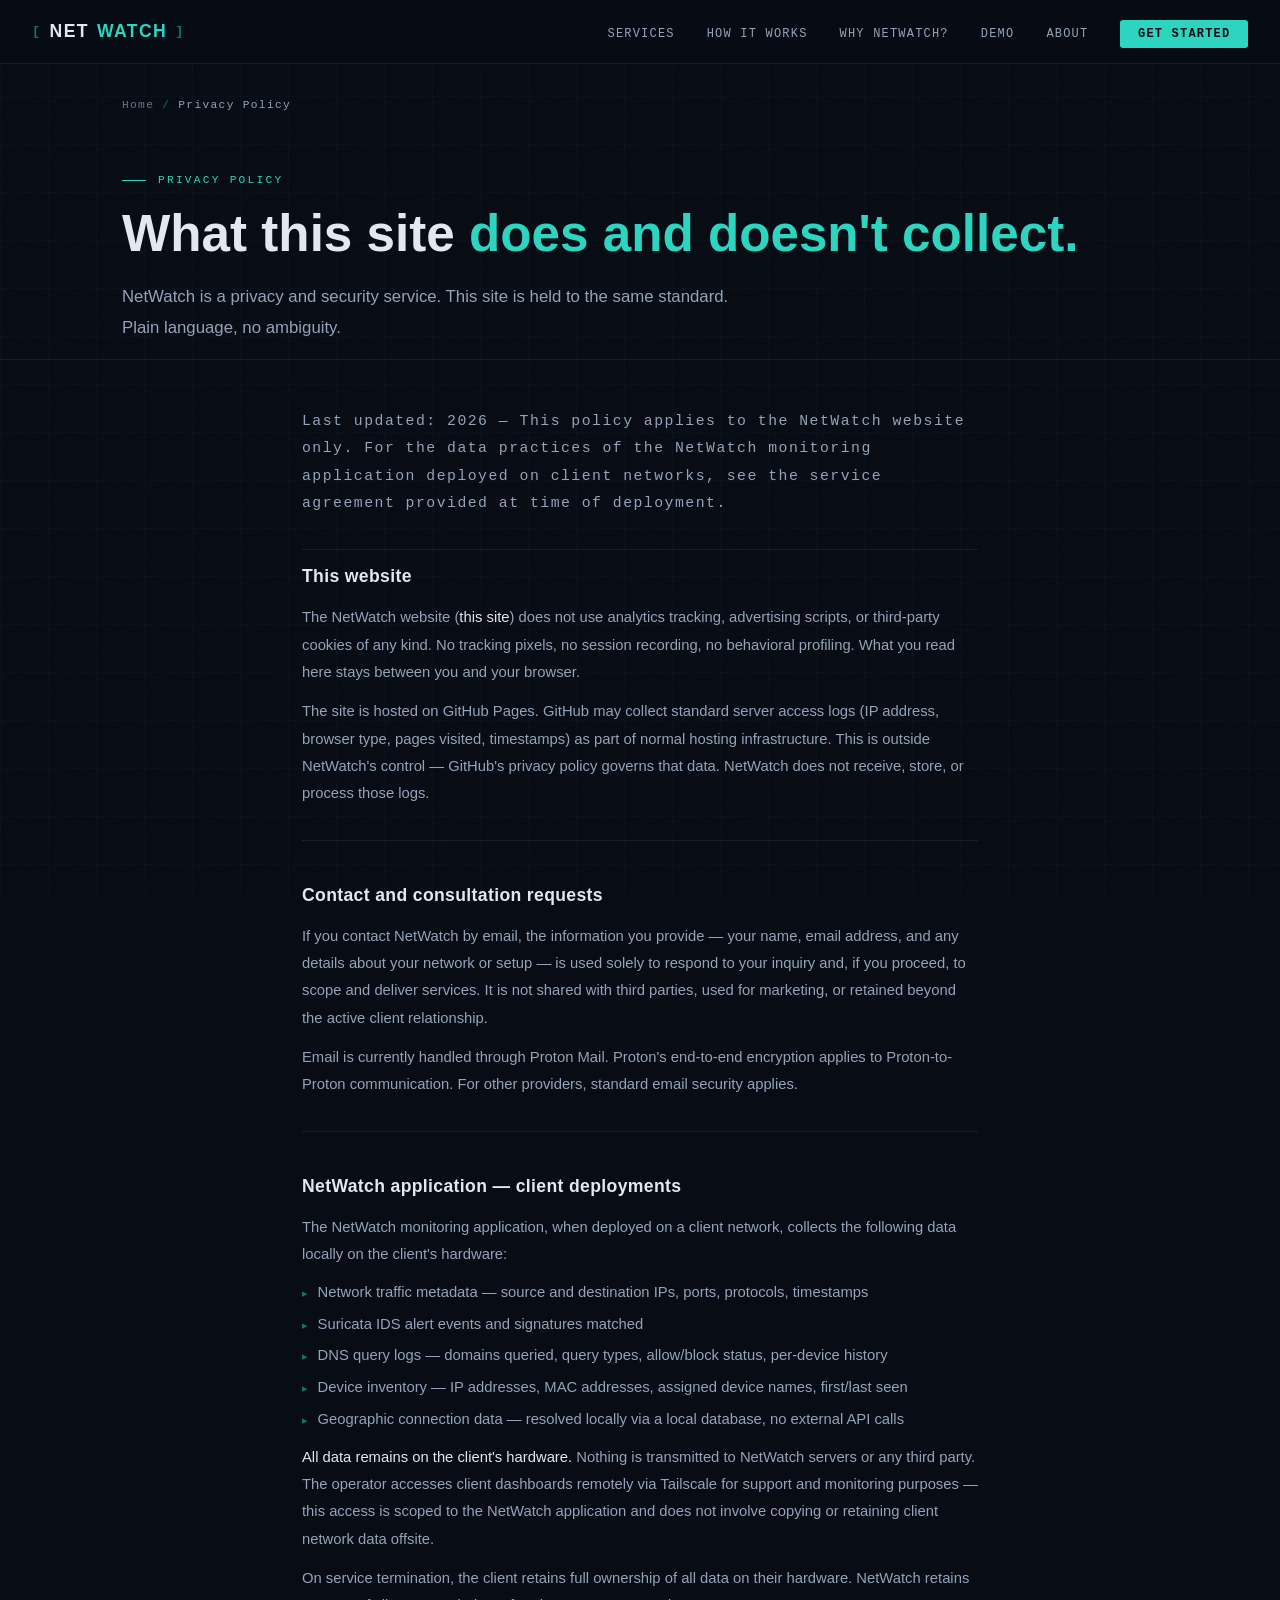
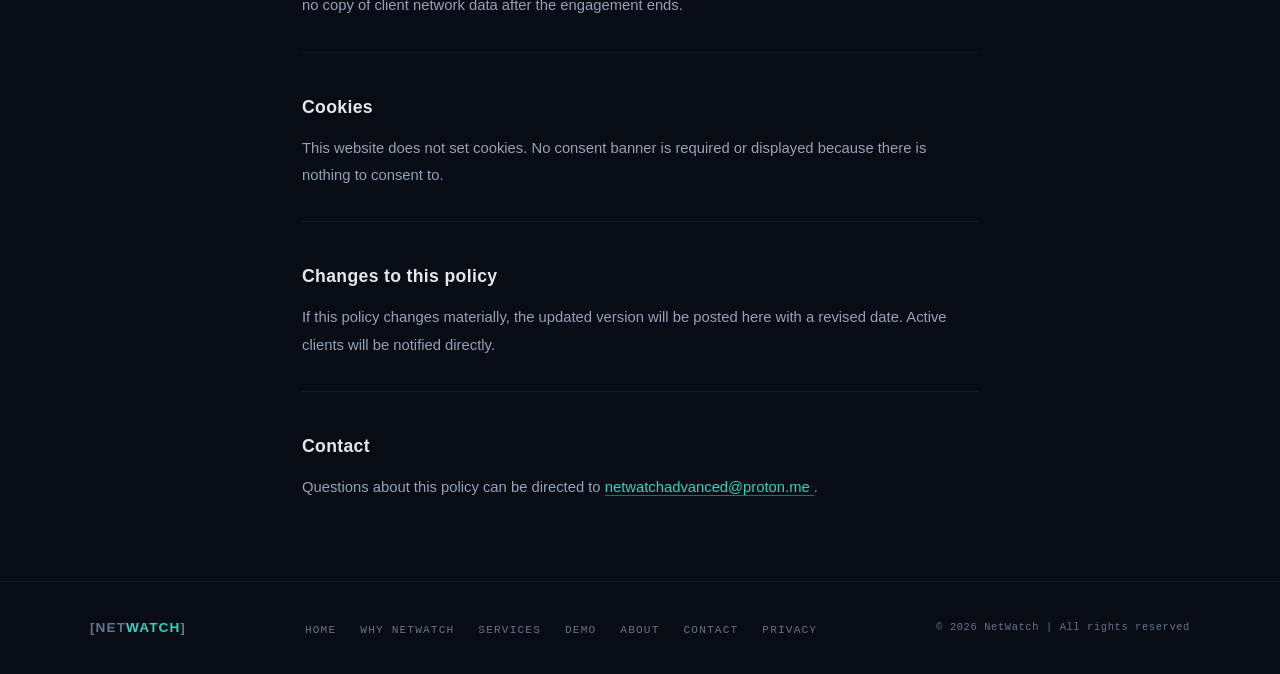
<file: privacy.html>
<!DOCTYPE html>
<html lang="en">
<head>
  <meta charset="UTF-8" />
  <link rel="icon" type="image/svg+xml" href="favicon.svg" />
  <meta http-equiv="Content-Security-Policy" content="default-src 'self'; script-src 'self' 'unsafe-inline'; connect-src 'self'; frame-src 'self'; img-src 'self' data:; style-src 'self' 'unsafe-inline' https://fonts.googleapis.com; font-src 'self' https://fonts.gstatic.com; worker-src 'self' blob:;">
  <meta name="viewport" content="width=device-width, initial-scale=1.0" />
  <title>Privacy Policy | NetWatch</title>
  <link rel="preconnect" href="https://fonts.googleapis.com" />
  <link href="https://fonts.googleapis.com/css2?family=Chakra+Petch:wght@400;500;600;700&family=DM+Sans:wght@300;400;500&family=JetBrains+Mono:wght@400;500&display=swap" rel="stylesheet" />
  <link rel="stylesheet" href="assets/css/netwatch.css" />
  <style>
    .privacy-content { max-width: 740px; margin: 0 auto; padding: 3rem 2rem 5rem; }
    .privacy-content h2 { font-family: var(--head); font-size: 1.1rem; font-weight: 600; color: var(--text); letter-spacing: 0.02em; margin: 2.5rem 0 0.75rem; }
    .privacy-content h2:first-of-type { margin-top: 0; }
    .privacy-content p { font-size: 0.925rem; color: var(--text-muted); line-height: 1.85; margin-bottom: 0.75rem; }
    .privacy-content p:last-child { margin-bottom: 0; }
    .privacy-content strong { color: var(--text); font-weight: 500; }
    .privacy-content ul { list-style: none; margin: 0.5rem 0 0.75rem; display: flex; flex-direction: column; gap: 0.4rem; }
    .privacy-content ul li { font-size: 0.925rem; color: var(--text-muted); line-height: 1.7; display: flex; align-items: flex-start; gap: 0.6rem; }
    .privacy-content ul li::before { content: '▸'; color: var(--teal-dim); font-size: 0.7rem; flex-shrink: 0; margin-top: 0.25rem; }
    .privacy-section-divider { height: 1px; background: var(--border); margin: 2rem 0; }
    .privacy-meta { font-family: var(--mono); font-size: 0.68rem; letter-spacing: 0.1em; color: var(--text-dim); margin-bottom: 2.5rem; padding-bottom: 2rem; border-bottom: 1px solid var(--border); }
    @media (max-width: 768px) { .privacy-content { padding: 2rem 1.5rem 4rem; } }
  </style>
</head>
<body>

  <div id="site-nav" data-active=""></div>

  <div style="max-width: 1100px; margin: 0 auto; padding: 2rem 2rem 0;">
    <div class="breadcrumb">
      <a href="index.html">Home</a>
      <span>/</span>
      <span style="color: var(--text-muted);">Privacy Policy</span>
    </div>
  </div>

  <div class="page-header" style="padding-bottom: 1rem;">
    <p class="page-eyebrow">Privacy Policy</p>
    <h1>What this site <em>does and doesn't collect.</em></h1>
    <p class="lead">
      NetWatch is a privacy and security service. This site is held to the same
      standard. Plain language, no ambiguity.
    </p>
  </div>

  <div class="divider-full"></div>

  <div class="privacy-content">

    <p class="privacy-meta">Last updated: 2026 — This policy applies to the NetWatch website only.
    For the data practices of the NetWatch monitoring application deployed on client networks,
    see the service agreement provided at time of deployment.</p>

    <h2>This website</h2>
    <p>
      The NetWatch website (<strong>this site</strong>) does not use analytics tracking,
      advertising scripts, or third-party cookies of any kind. No tracking pixels,
      no session recording, no behavioral profiling. What you read here stays between
      you and your browser.
    </p>
    <p>
      The site is hosted on GitHub Pages. GitHub may collect standard server access logs
      (IP address, browser type, pages visited, timestamps) as part of normal hosting
      infrastructure. This is outside NetWatch's control — GitHub's privacy policy
      governs that data. NetWatch does not receive, store, or process those logs.
    </p>

    <div class="privacy-section-divider"></div>

    <h2>Contact and consultation requests</h2>
    <p>
      If you contact NetWatch by email, the information you provide — your name,
      email address, and any details about your network or setup — is used solely
      to respond to your inquiry and, if you proceed, to scope and deliver services.
      It is not shared with third parties, used for marketing, or retained beyond
      the active client relationship.
    </p>
    <p>
      Email is currently handled through Proton Mail. Proton's end-to-end encryption
      applies to Proton-to-Proton communication. For other providers, standard email
      security applies.
    </p>

    <div class="privacy-section-divider"></div>

    <h2>NetWatch application — client deployments</h2>
    <p>
      The NetWatch monitoring application, when deployed on a client network, collects
      the following data locally on the client's hardware:
    </p>
    <ul>
      <li>Network traffic metadata — source and destination IPs, ports, protocols, timestamps</li>
      <li>Suricata IDS alert events and signatures matched</li>
      <li>DNS query logs — domains queried, query types, allow/block status, per-device history</li>
      <li>Device inventory — IP addresses, MAC addresses, assigned device names, first/last seen</li>
      <li>Geographic connection data — resolved locally via a local database, no external API calls</li>
    </ul>
    <p>
      <strong>All data remains on the client's hardware.</strong> Nothing is transmitted
      to NetWatch servers or any third party. The operator accesses client dashboards
      remotely via Tailscale for support and monitoring purposes — this access is
      scoped to the NetWatch application and does not involve copying or retaining
      client network data offsite.
    </p>
    <p>
      On service termination, the client retains full ownership of all data on their
      hardware. NetWatch retains no copy of client network data after the engagement ends.
    </p>

    <div class="privacy-section-divider"></div>

    <h2>Cookies</h2>
    <p>
      This website does not set cookies. No consent banner is required or displayed
      because there is nothing to consent to.
    </p>

    <div class="privacy-section-divider"></div>

    <h2>Changes to this policy</h2>
    <p>
      If this policy changes materially, the updated version will be posted here
      with a revised date. Active clients will be notified directly.
    </p>

    <div class="privacy-section-divider"></div>

    <h2>Contact</h2>
    <p>
      Questions about this policy can be directed to
      <a href="mailto:netwatchadvanced@proton.me"
         style="color: var(--teal); text-decoration: none; border-bottom: 1px solid var(--teal-dim);">
        netwatchadvanced@proton.me
      </a>.
    </p>

  </div>

  <footer id="site-footer"></footer>
  <script src="assets/js/netwatch.js"></script>

</body>
</html>
</file>
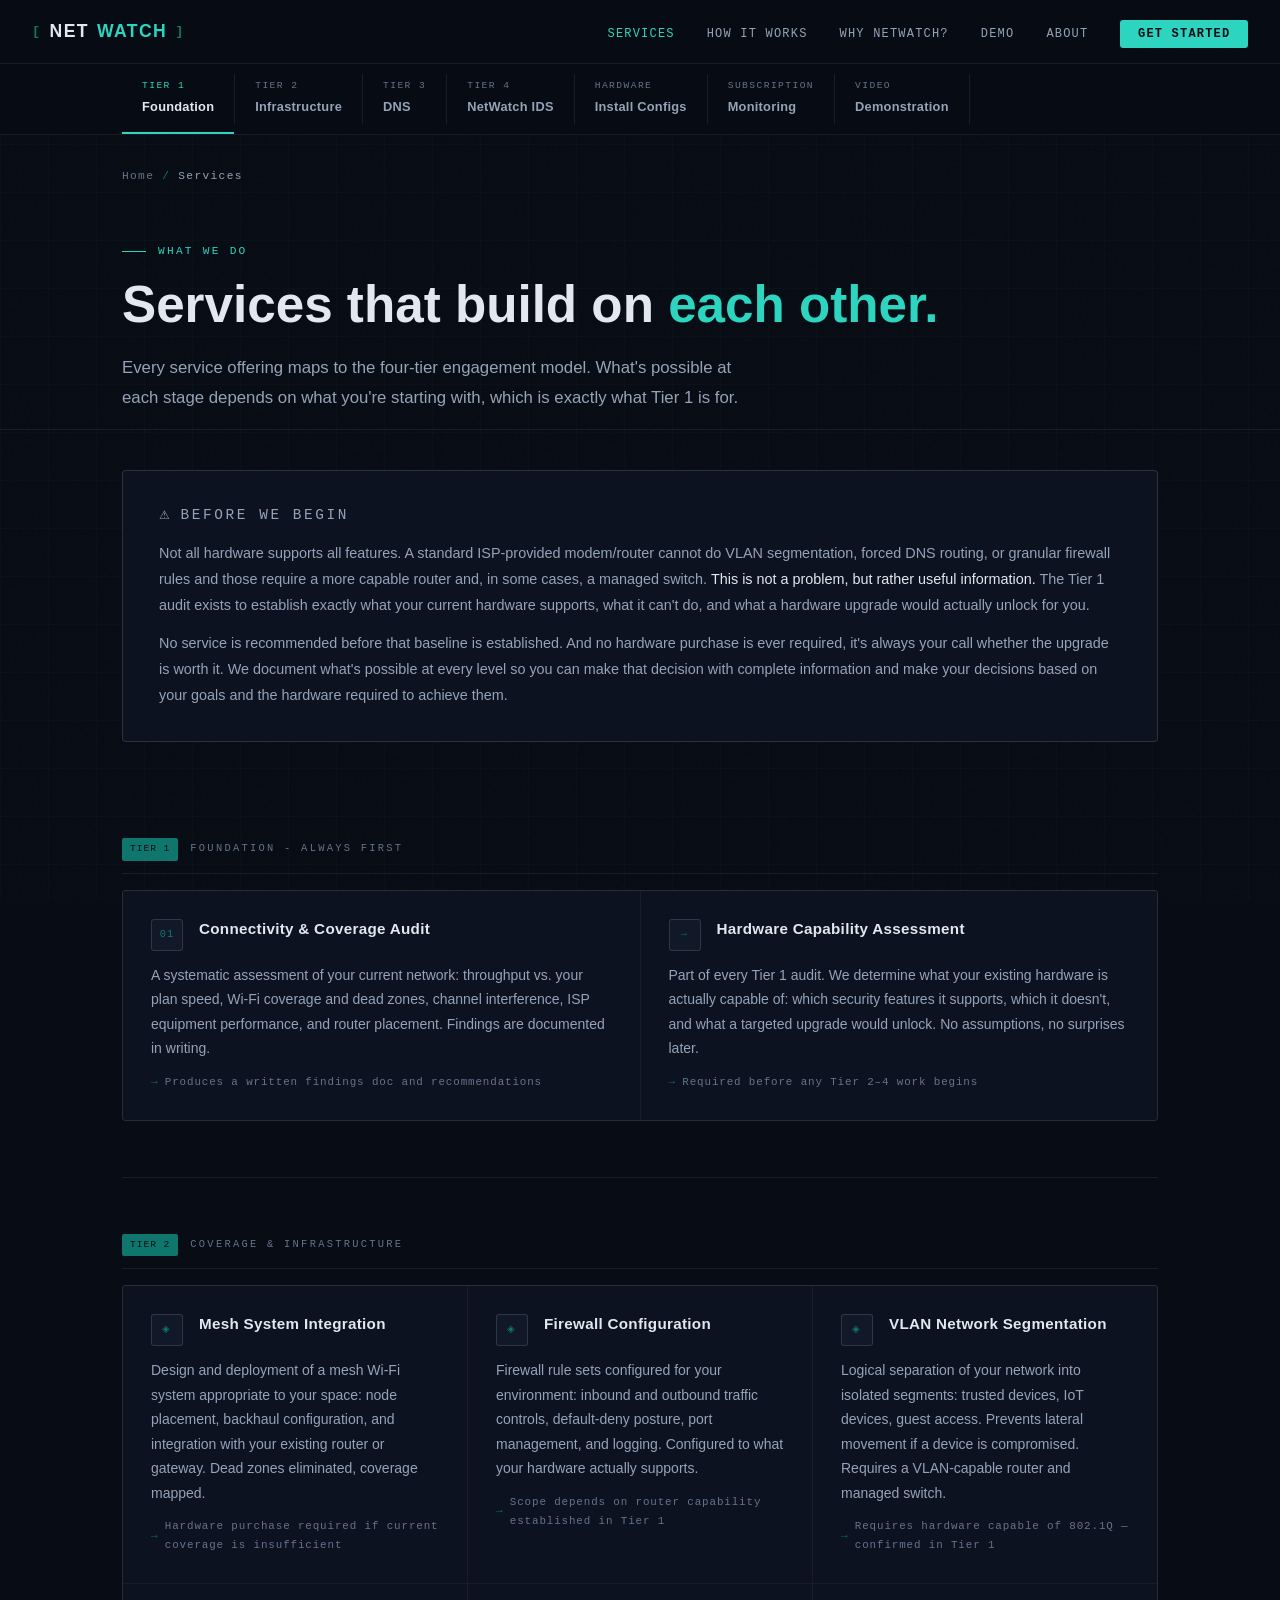
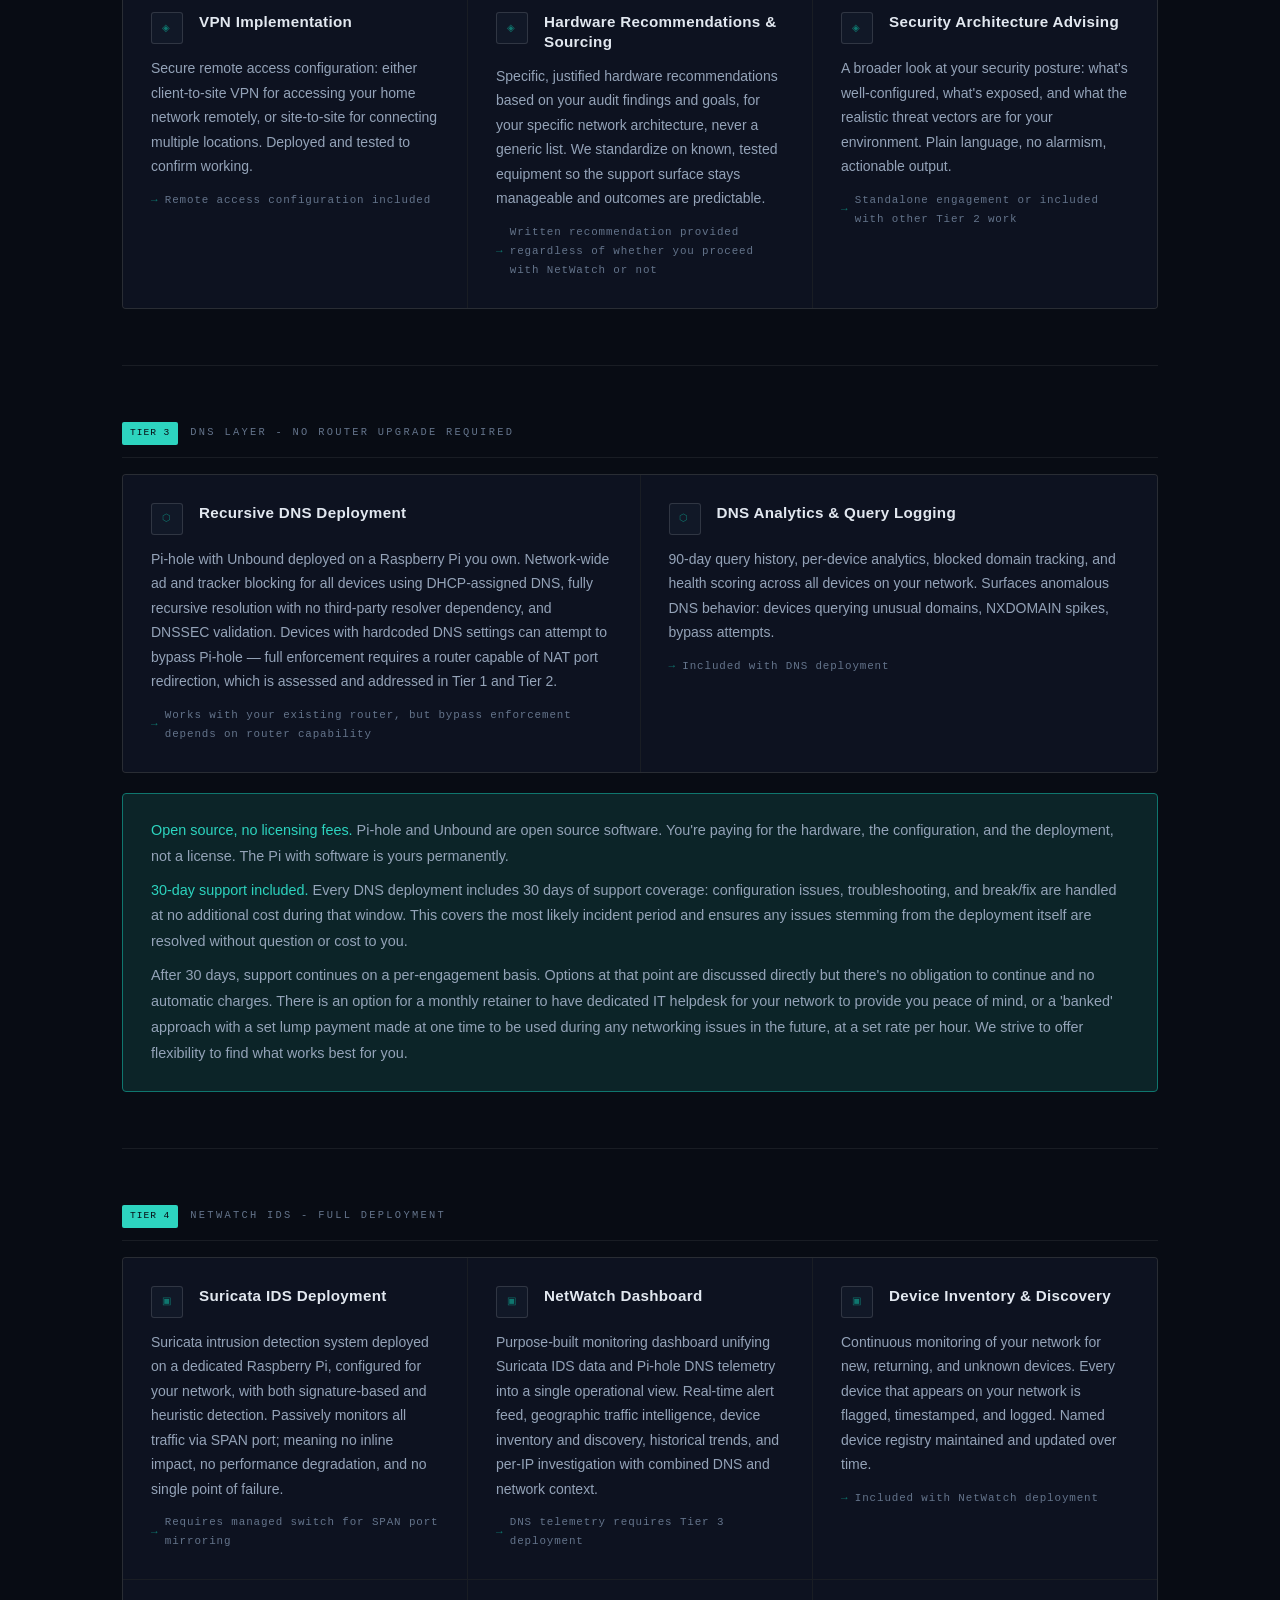
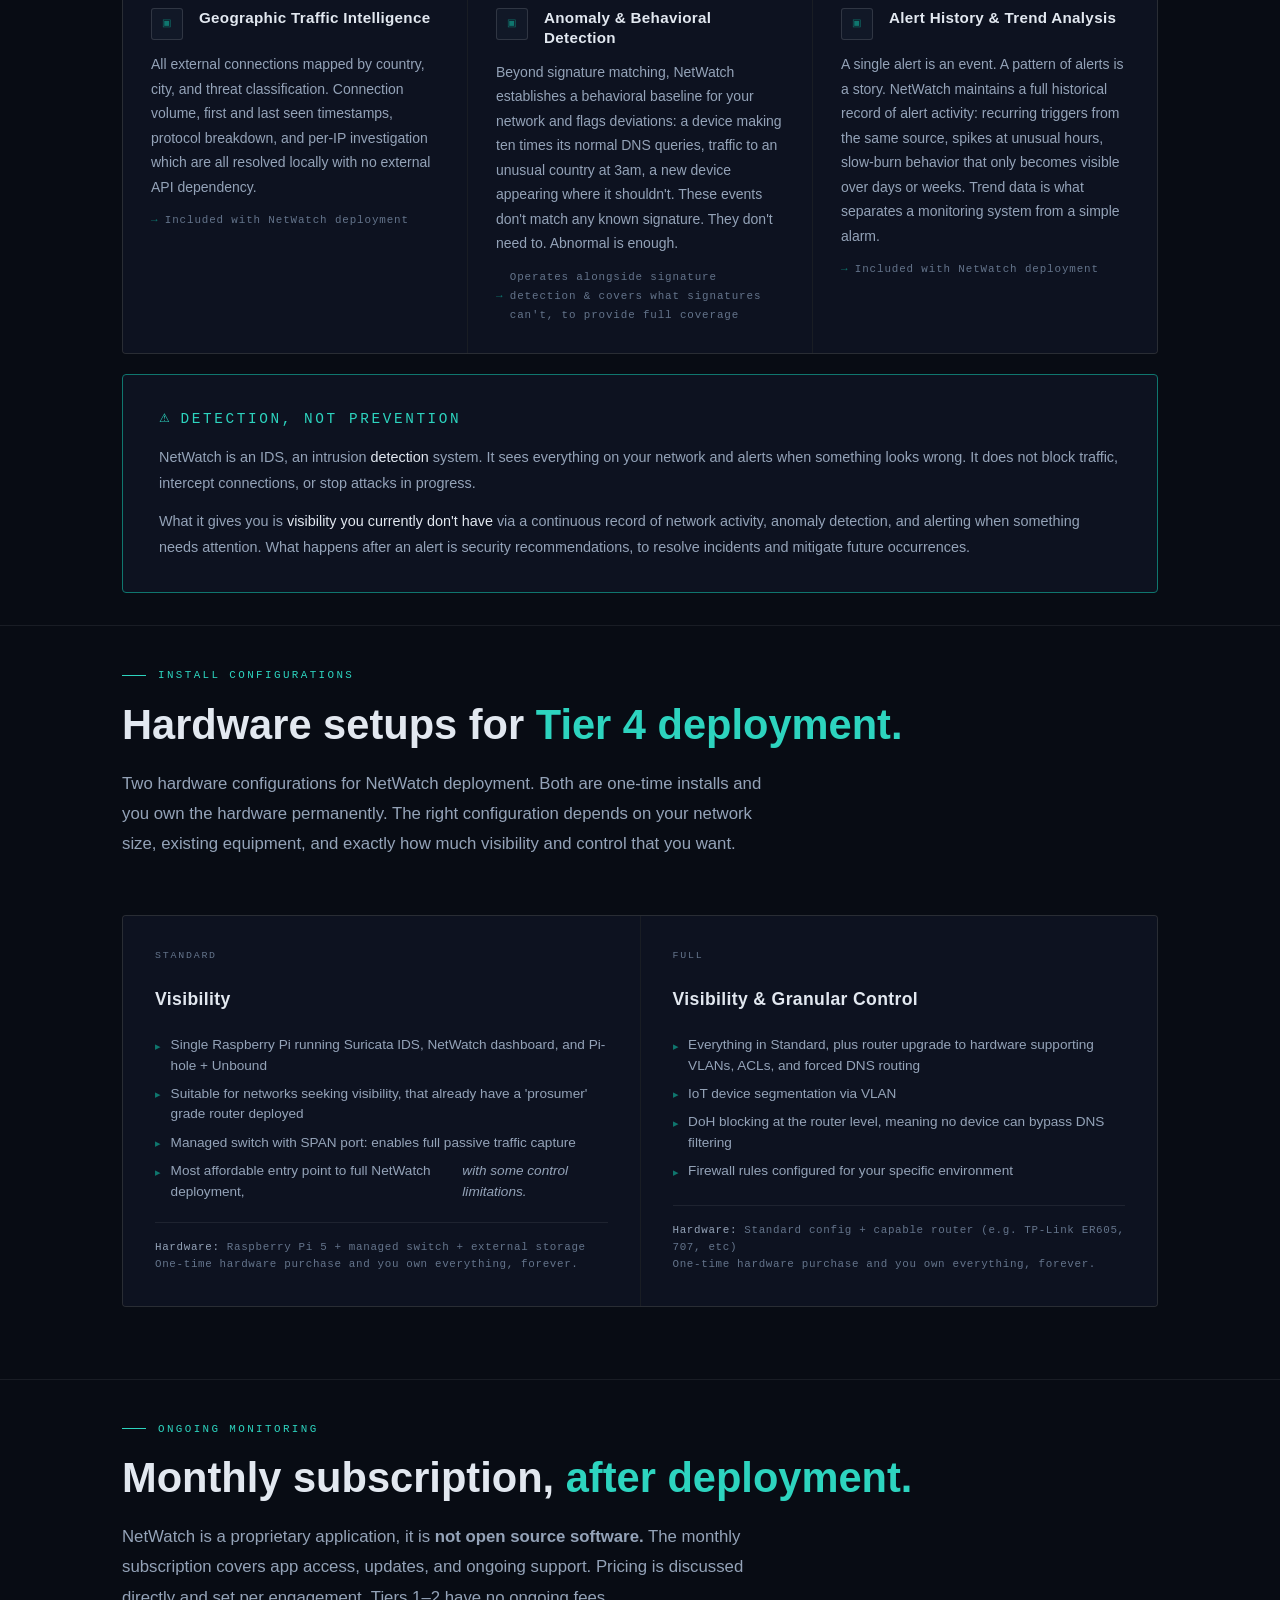
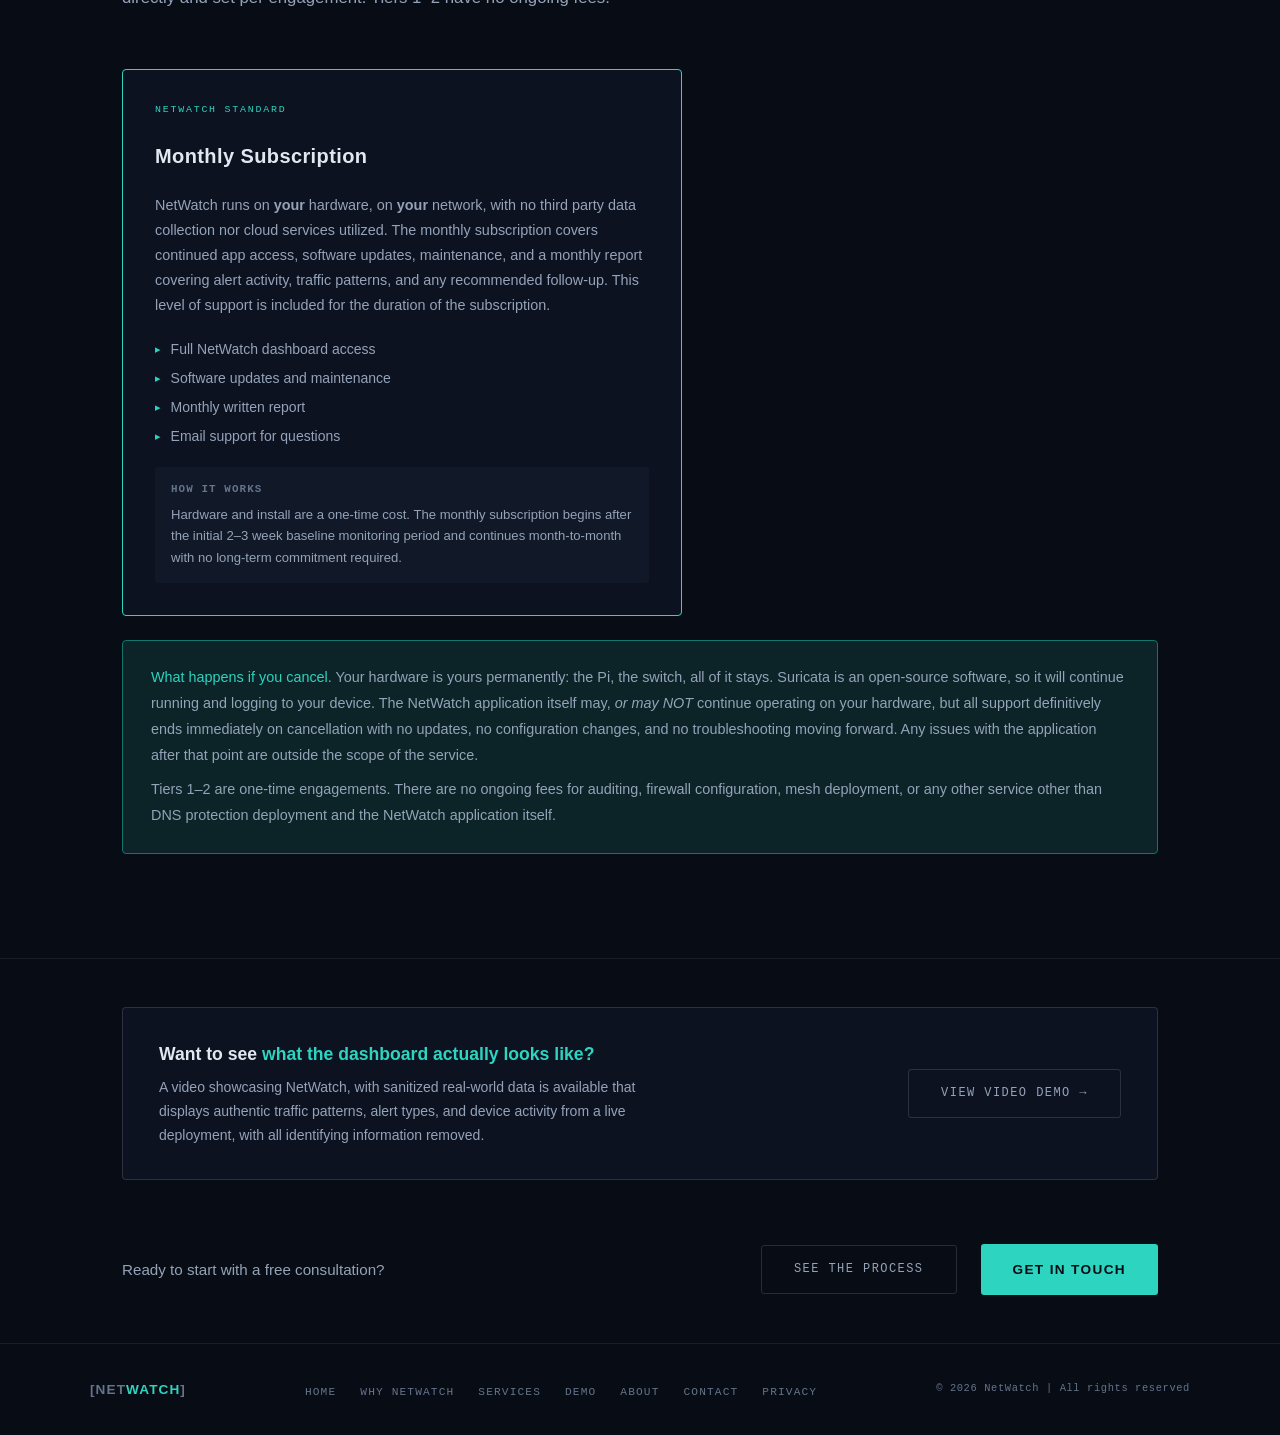
<file: services.html>
<!DOCTYPE html>
<html lang="en">
<head>
  <meta charset="UTF-8" />
  <link rel="icon" type="image/svg+xml" href="favicon.svg" />
  <meta http-equiv="Content-Security-Policy" content="default-src 'self'; script-src 'self' 'unsafe-inline'; connect-src 'self'; frame-src 'self'; img-src 'self' data:; style-src 'self' 'unsafe-inline' https://fonts.googleapis.com; font-src 'self' https://fonts.gstatic.com; worker-src 'self' blob:;">
  <meta name="viewport" content="width=device-width, initial-scale=1.0" />
  <title>Services | NetWatch</title>
  <link rel="preconnect" href="https://fonts.googleapis.com" />
  <link href="https://fonts.googleapis.com/css2?family=Chakra+Petch:wght@400;500;600;700&family=DM+Sans:wght@300;400;500&family=JetBrains+Mono:wght@400;500&display=swap" rel="stylesheet" />
  <link rel="stylesheet" href="assets/css/netwatch.css" />
  <style>
    /* ── SERVICE GROUPS ── */
    .service-group { margin-bottom: 2rem; }
    .service-group + .service-group { margin-top: 3.5rem; padding-top: 3.5rem; border-top: 1px solid var(--border); }
    .service-group-label { font-family: var(--mono); font-size: 0.65rem; letter-spacing: 0.22em; text-transform: uppercase; color: var(--text-dim); margin-bottom: 1rem; padding-bottom: 0.75rem; border-bottom: 1px solid var(--border); display: flex; align-items: center; gap: 0.75rem; }
    .service-group-label span { font-family: var(--mono); font-size: 0.6rem; color: var(--bg); background: var(--teal-dim); padding: 0.2rem 0.5rem; border-radius: 2px; letter-spacing: 0.1em; }
    .service-group-label span.t3, .service-group-label span.t4 { background: var(--teal); }

    /* ── SERVICE CARDS ── */
    .services-grid { display: grid; grid-template-columns: repeat(auto-fit, minmax(300px, 1fr)); gap: 1px; background: var(--border); border: 1px solid var(--border); border-radius: 4px; overflow: hidden; }
    .service-card { background: var(--bg2); padding: 1.75rem; transition: background 0.2s; }
    .service-card:hover { background: var(--bg3); }
    .service-card-header { display: flex; align-items: flex-start; gap: 1rem; margin-bottom: 0.75rem; }
    .service-icon { font-family: var(--mono); font-size: 0.65rem; letter-spacing: 0.1em; color: var(--teal-dim); width: 32px; height: 32px; border: 1px solid var(--border2); border-radius: 3px; display: flex; align-items: center; justify-content: center; flex-shrink: 0; background: var(--bg3); }
    .service-card h3 { font-family: var(--head); font-size: 0.95rem; font-weight: 600; color: var(--text); letter-spacing: 0.02em; line-height: 1.3; }
    .service-card p { font-size: 0.875rem; color: var(--text-muted); line-height: 1.75; }
    .service-card .service-note { font-family: var(--mono); font-size: 0.68rem; letter-spacing: 0.08em; color: var(--text-dim); margin-top: 0.75rem; display: flex; align-items: center; gap: 0.4rem; }
    .service-card .service-note::before { content: '→'; color: var(--teal-dim); }

    /* ── INSTALL CONFIGS ── */
    .install-grid { display: grid; grid-template-columns: repeat(2, 1fr); gap: 1px; background: var(--border); border: 1px solid var(--border); border-radius: 4px; overflow: hidden; margin-bottom: 2rem; }
    .install-card { background: var(--bg2); padding: 2rem; display: flex; flex-direction: column; gap: 1.25rem; }
    .install-card.featured { background: var(--bg3); border-left: 2px solid var(--teal); }
    .install-card-label { font-family: var(--mono); font-size: 0.62rem; letter-spacing: 0.18em; text-transform: uppercase; color: var(--text-dim); }
    .install-card.featured .install-card-label { color: var(--teal); }
    .install-card h3 { font-family: var(--head); font-size: 1.1rem; font-weight: 700; color: var(--text); letter-spacing: 0.02em; }
    .install-includes { list-style: none; display: flex; flex-direction: column; gap: 0.5rem; flex: 1; }
    .install-includes li { font-size: 0.85rem; color: var(--text-muted); line-height: 1.5; display: flex; align-items: flex-start; gap: 0.6rem; }
    .install-includes li::before { content: '▸'; color: var(--teal-dim); font-size: 0.7rem; flex-shrink: 0; margin-top: 0.15rem; }
    .install-card.featured .install-includes li::before { color: var(--teal); }
    .install-hardware-note { font-family: var(--mono); font-size: 0.68rem; letter-spacing: 0.06em; color: var(--text-dim); padding-top: 1rem; border-top: 1px solid var(--border); line-height: 1.6; }
    .install-hardware-note strong { color: var(--text-muted); font-weight: 500; }

    /* ── SUBSCRIPTION ── */
    .sub-card { background: var(--bg2); border: 1px solid var(--border2); border-radius: 4px; padding: 2rem; display: flex; flex-direction: column; gap: 1.25rem; }
    .sub-card.featured { border-color: var(--teal); }
    .sub-card-label { font-family: var(--mono); font-size: 0.62rem; letter-spacing: 0.18em; text-transform: uppercase; color: var(--text-dim); }
    .sub-card.featured .sub-card-label { color: var(--teal); }
    .sub-card h3 { font-family: var(--head); font-size: 1.25rem; font-weight: 700; color: var(--text); letter-spacing: 0.02em; }
    .sub-card-desc { font-size: 0.9rem; color: var(--text-muted); line-height: 1.75; }
    .sub-includes { list-style: none; display: flex; flex-direction: column; gap: 0.5rem; }
    .sub-includes li { font-size: 0.875rem; color: var(--text-muted); display: flex; align-items: flex-start; gap: 0.6rem; line-height: 1.5; }
    .sub-includes li::before { content: '▸'; color: var(--teal-dim); font-size: 0.7rem; flex-shrink: 0; margin-top: 0.15rem; }
    .sub-card.featured .sub-includes li::before { color: var(--teal); }
    .sub-fit { padding: 0.9rem 1rem; background: var(--bg3); border-radius: 3px; font-size: 0.82rem; color: var(--text-muted); line-height: 1.65; }
    .sub-fit strong { font-family: var(--mono); font-size: 0.68rem; letter-spacing: 0.1em; text-transform: uppercase; color: var(--text-dim); display: block; margin-bottom: 0.3rem; }

    /* ── DEMO CTA ── */
    .demo-cta { background: var(--bg2); border: 1px solid var(--border2); border-radius: 4px; padding: 2rem 2.25rem; display: flex; align-items: center; justify-content: space-between; gap: 2rem; flex-wrap: wrap; margin-bottom: 2rem; }
    .demo-cta-content h3 { font-family: var(--head); font-size: 1.1rem; font-weight: 700; color: var(--text); margin-bottom: 0.4rem; }
    .demo-cta-content h3 em { font-style: normal; color: var(--teal); }
    .demo-cta-content p { font-size: 0.875rem; color: var(--text-muted); line-height: 1.7; max-width: 520px; }

    /* ── STICKY TIER NAV ── */
    .tier-nav { position: sticky; top: var(--nav-height); z-index: 90; background: rgba(8, 12, 20, 0.95); backdrop-filter: blur(12px); border-bottom: 1px solid var(--border); }
    .tier-nav-inner { max-width: 1100px; margin: 0 auto; padding: 0 2rem; display: flex; align-items: stretch; gap: 0; overflow-x: auto; scrollbar-width: none; }
    .tier-nav-inner::-webkit-scrollbar { display: none; }
    .tier-nav-item { display: flex; flex-direction: column; justify-content: center; padding: 0.85rem 1.25rem; text-decoration: none; border-bottom: 2px solid transparent; flex-shrink: 0; transition: border-color 0.2s, background 0.2s; gap: 0.15rem; }
    .tier-nav-item:hover { border-bottom-color: var(--teal-dim); background: rgba(45, 212, 191, 0.04); }
    .tier-nav-item.active { border-bottom-color: var(--teal); }
    .tier-nav-num { font-family: var(--mono); font-size: 0.6rem; letter-spacing: 0.15em; text-transform: uppercase; color: var(--text-dim); }
    .tier-nav-item.active .tier-nav-num { color: var(--teal); }
    .tier-nav-name { font-family: var(--head); font-size: 0.8rem; font-weight: 600; color: var(--text-muted); letter-spacing: 0.02em; }
    .tier-nav-item:hover .tier-nav-name, .tier-nav-item.active .tier-nav-name { color: var(--text); }
    .tier-nav-divider { width: 1px; background: var(--border); margin: 0.6rem 0; flex-shrink: 0; }

    /* ── RESPONSIVE ── */
    @media (max-width: 768px) {
      .install-grid { grid-template-columns: 1fr; }
      .install-card.featured { border-left: none; border-top: 2px solid var(--teal); }
    }
    @media (max-width: 600px) { .tier-nav-item { padding: 0.75rem 1rem; } .tier-nav-name { font-size: 0.75rem; } }
    @media (max-width: 540px) { .services-grid { grid-template-columns: 1fr; } }
  </style>
</head>
<body>

  <div id="site-nav" data-active="services"></div>

  <!-- ── STICKY TIER NAV ── -->
  <div class="tier-nav" id="tierNav">
    <div class="tier-nav-inner">
      <a href="#tier-1" class="tier-nav-item active">
        <span class="tier-nav-num">Tier 1</span>
        <span class="tier-nav-name">Foundation</span>
      </a>
      <div class="tier-nav-divider"></div>
      <a href="#tier-2" class="tier-nav-item">
        <span class="tier-nav-num">Tier 2</span>
        <span class="tier-nav-name">Infrastructure</span>
      </a>
      <div class="tier-nav-divider"></div>
      <a href="#tier-3" class="tier-nav-item">
        <span class="tier-nav-num">Tier 3</span>
        <span class="tier-nav-name">DNS</span>
      </a>
      <div class="tier-nav-divider"></div>
      <a href="#tier-4" class="tier-nav-item">
        <span class="tier-nav-num">Tier 4</span>
        <span class="tier-nav-name">NetWatch IDS</span>
      </a>
      <div class="tier-nav-divider"></div>
      <a href="#install-configs" class="tier-nav-item">
        <span class="tier-nav-num">Hardware</span>
        <span class="tier-nav-name">Install Configs</span>
      </a>
      <div class="tier-nav-divider"></div>
      <a href="#subscription" class="tier-nav-item">
        <span class="tier-nav-num">Subscription</span>
        <span class="tier-nav-name">Monitoring</span>
      </a>
      <div class="tier-nav-divider"></div>
      <a href="#demo" class="tier-nav-item">
        <span class="tier-nav-num">Video</span>
        <span class="tier-nav-name">Demonstration</span>
      </a>
      <div class="tier-nav-divider"></div>

    </div>
  </div>

  <div style="max-width: 1100px; margin: 0 auto; padding: 2rem 2rem 0;">
    <div class="breadcrumb">
      <a href="index.html">Home</a>
      <span>/</span>
      <span style="color: var(--text-muted);">Services</span>
    </div>
  </div>

  <div class="page-header">
    <p class="page-eyebrow">What We Do</p>
    <h1>Services that build on <em>each other.</em></h1>
    <p class="lead">
      Every service offering maps to the four-tier engagement model.
      What's possible at each stage depends on what you're starting with,
      which is exactly what Tier 1 is for.
    </p>
  </div>

  <div class="divider-full"></div>

  <!-- ── HARDWARE REALITY ── -->
  <section class="section" style="padding-bottom: 2rem;">
    <div class="hardware-callout">
      <p class="hardware-callout-label">Before we begin</p>
      <p>
        Not all hardware supports all features. A standard ISP-provided modem/router cannot do
        VLAN segmentation, forced DNS routing, or granular firewall rules and those require
        a more capable router and, in some cases, a managed switch. <strong>This is not a problem,
        but rather useful information.</strong> The Tier 1 audit exists to establish exactly what your
        current hardware supports, what it can't do, and what a hardware upgrade would
        actually unlock for you.
      </p>
      <p>
        No service is recommended before that baseline is established. And no hardware
        purchase is ever required, it's always your call whether the upgrade is worth it.
        We document what's possible at every level so you can make that decision with
        complete information and make your decisions based on your goals and the hardware required to achieve them.
      </p>
    </div>
  </section>

  <!-- ── TIER 1 ── -->
  <section class="section" id="tier-1" style="padding-top: 0; padding-bottom: 2rem;">
    <div class="service-group">
      <p class="service-group-label"><span>Tier 1</span> Foundation - always first</p>
      <div class="services-grid">
        <div class="service-card">
          <div class="service-card-header"><div class="service-icon">01</div><h3>Connectivity & Coverage Audit</h3></div>
          <p>A systematic assessment of your current network: throughput vs. your plan speed, Wi-Fi coverage and dead zones, channel interference, ISP equipment performance, and router placement. Findings are documented in writing.</p>
          <p class="service-note">Produces a written findings doc and recommendations</p>
        </div>
        <div class="service-card">
          <div class="service-card-header"><div class="service-icon">→</div><h3>Hardware Capability Assessment</h3></div>
          <p>Part of every Tier 1 audit. We determine what your existing hardware is actually capable of: which security features it supports, which it doesn't, and what a targeted upgrade would unlock. No assumptions, no surprises later.</p>
          <p class="service-note">Required before any Tier 2–4 work begins</p>
        </div>
      </div>
    </div>

    <!-- ── TIER 2 ── -->
    <div class="service-group" id="tier-2">
      <p class="service-group-label"><span>Tier 2</span> Coverage & Infrastructure</p>
      <div class="services-grid">
        <div class="service-card">
          <div class="service-card-header"><div class="service-icon">◈</div><h3>Mesh System Integration</h3></div>
          <p>Design and deployment of a mesh Wi-Fi system appropriate to your space: node placement, backhaul configuration, and integration with your existing router or gateway. Dead zones eliminated, coverage mapped.</p>
          <p class="service-note">Hardware purchase required if current coverage is insufficient</p>
        </div>
        <div class="service-card">
          <div class="service-card-header"><div class="service-icon">◈</div><h3>Firewall Configuration</h3></div>
          <p>Firewall rule sets configured for your environment: inbound and outbound traffic controls, default-deny posture, port management, and logging. Configured to what your hardware actually supports.</p>
          <p class="service-note">Scope depends on router capability established in Tier 1</p>
        </div>
        <div class="service-card">
          <div class="service-card-header"><div class="service-icon">◈</div><h3>VLAN Network Segmentation</h3></div>
          <p>Logical separation of your network into isolated segments: trusted devices, IoT devices, guest access. Prevents lateral movement if a device is compromised. Requires a VLAN-capable router and managed switch.</p>
          <p class="service-note">Requires hardware capable of 802.1Q — confirmed in Tier 1</p>
        </div>
        <div class="service-card">
          <div class="service-card-header"><div class="service-icon">◈</div><h3>VPN Implementation</h3></div>
          <p>Secure remote access configuration: either client-to-site VPN for accessing your home network remotely, or site-to-site for connecting multiple locations. Deployed and tested to confirm working.</p>
          <p class="service-note">Remote access configuration included</p>
        </div>
        <div class="service-card">
          <div class="service-card-header"><div class="service-icon">◈</div><h3>Hardware Recommendations & Sourcing</h3></div>
          <p>Specific, justified hardware recommendations based on your audit findings and goals, for your specific network architecture, never a generic list. We standardize on known, tested equipment so the support surface stays manageable and outcomes are predictable.</p>
          <p class="service-note">Written recommendation provided regardless of whether you proceed with NetWatch or not</p>
        </div>
        <div class="service-card">
          <div class="service-card-header"><div class="service-icon">◈</div><h3>Security Architecture Advising</h3></div>
          <p>A broader look at your security posture: what's well-configured, what's exposed, and what the realistic threat vectors are for your environment. Plain language, no alarmism, actionable output.</p>
          <p class="service-note">Standalone engagement or included with other Tier 2 work</p>
        </div>
      </div>
    </div>

    <!-- ── TIER 3 ── -->
    <div class="service-group" id="tier-3">
      <p class="service-group-label"><span class="t3">Tier 3</span> DNS Layer - no router upgrade required</p>
      <div class="services-grid">
        <div class="service-card">
          <div class="service-card-header"><div class="service-icon">⬡</div><h3>Recursive DNS Deployment</h3></div>
          <p>Pi-hole with Unbound deployed on a Raspberry Pi you own. Network-wide ad and tracker blocking for all devices using DHCP-assigned DNS, fully recursive resolution with no third-party resolver dependency, and DNSSEC validation. Devices with hardcoded DNS settings can attempt to bypass Pi-hole — full enforcement requires a router capable of NAT port redirection, which is assessed and addressed in Tier 1 and Tier 2.</p>
          <p class="service-note">Works with your existing router, but bypass enforcement depends on router capability</p>
        </div>
        <div class="service-card">
          <div class="service-card-header"><div class="service-icon">⬡</div><h3>DNS Analytics & Query Logging</h3></div>
          <p>90-day query history, per-device analytics, blocked domain tracking, and health scoring across all devices on your network. Surfaces anomalous DNS behavior: devices querying unusual domains, NXDOMAIN spikes, bypass attempts.</p>
          <p class="service-note">Included with DNS deployment</p>
        </div>
      </div>
      <div class="ownership-note" style="margin-top: 1.25rem; margin-bottom: 0;">
        <p>
          <strong>Open source, no licensing fees.</strong> Pi-hole and Unbound are open source
          software. You're paying for the hardware, the configuration, and the deployment,
          not a license. The Pi with software is yours permanently.
        </p>
        <p>
          <strong>30-day support included.</strong> Every DNS deployment includes 30 days
          of support coverage: configuration issues, troubleshooting, and break/fix are
          handled at no additional cost during that window. This covers the most likely
          incident period and ensures any issues stemming from the deployment itself are
          resolved without question or cost to you.
        </p>
        <p>
          After 30 days, support continues on a per-engagement basis. Options at that
          point are discussed directly but there's no obligation to continue and no
          automatic charges. There is an option for a monthly retainer to have dedicated
          IT helpdesk for your network to provide you peace of mind, or a 'banked' approach with a set lump
          payment made at one time to be used during any networking issues in the future, at a set rate
          per hour. We strive to offer flexibility to find what works best for you.
        </p>
      </div>
    </div>

    <!-- ── TIER 4 ── -->
    <div class="service-group" id="tier-4" style="margin-bottom: 0;">
      <p class="service-group-label"><span class="t4">Tier 4</span> NetWatch IDS - full deployment</p>
      <div class="services-grid">
        <div class="service-card">
          <div class="service-card-header"><div class="service-icon">▣</div><h3>Suricata IDS Deployment</h3></div>
          <p>Suricata intrusion detection system deployed on a dedicated Raspberry Pi, configured for your network, with both signature-based and heuristic detection. Passively monitors all traffic via SPAN port; meaning no inline impact, no performance degradation, and no single point of failure.</p>
          <p class="service-note">Requires managed switch for SPAN port mirroring</p>
        </div>
        <div class="service-card">
          <div class="service-card-header"><div class="service-icon">▣</div><h3>NetWatch Dashboard</h3></div>
          <p>Purpose-built monitoring dashboard unifying Suricata IDS data and Pi-hole DNS telemetry into a single operational view. Real-time alert feed, geographic traffic intelligence, device inventory and discovery, historical trends, and per-IP investigation with combined DNS and network context.</p>
          <p class="service-note">DNS telemetry requires Tier 3 deployment</p>
        </div>
        <div class="service-card">
          <div class="service-card-header"><div class="service-icon">▣</div><h3>Device Inventory & Discovery</h3></div>
          <p>Continuous monitoring of your network for new, returning, and unknown devices. Every device that appears on your network is flagged, timestamped, and logged. Named device registry maintained and updated over time.</p>
          <p class="service-note">Included with NetWatch deployment</p>
        </div>
        <div class="service-card">
          <div class="service-card-header"><div class="service-icon">▣</div><h3>Geographic Traffic Intelligence</h3></div>
          <p>All external connections mapped by country, city, and threat classification. Connection volume, first and last seen timestamps, protocol breakdown, and per-IP investigation which are all resolved locally with no external API dependency.</p>
          <p class="service-note">Included with NetWatch deployment</p>
        </div>
        <div class="service-card">
          <div class="service-card-header"><div class="service-icon">▣</div><h3>Anomaly & Behavioral Detection</h3></div>
          <p>Beyond signature matching, NetWatch establishes a behavioral baseline for your network and flags deviations: a device making ten times its normal DNS queries, traffic to an unusual country at 3am, a new device appearing where it shouldn't. These events don't match any known signature. They don't need to. Abnormal is enough.</p>
          <p class="service-note">Operates alongside signature detection & covers what signatures can't, to provide full coverage</p>
        </div>
        <div class="service-card">
          <div class="service-card-header"><div class="service-icon">▣</div><h3>Alert History & Trend Analysis</h3></div>
          <p>A single alert is an event. A pattern of alerts is a story. NetWatch maintains a full historical record of alert activity: recurring triggers from the same source, spikes at unusual hours, slow-burn behavior that only becomes visible over days or weeks. Trend data is what separates a monitoring system from a simple alarm.</p>
          <p class="service-note">Included with NetWatch deployment</p>
        </div>
      </div>
      <div class="hardware-callout" style="margin-top: 1.25rem; margin-bottom: 0; border-color: var(--teal-dim);">
        <p class="hardware-callout-label" style="color: var(--teal);">Detection, not prevention</p>
        <p>NetWatch is an IDS, an intrusion <strong>detection</strong> system. It sees everything on your network and alerts when something looks wrong. It does not block traffic, intercept connections, or stop attacks in progress.</p>
        <p>What it gives you is <strong>visibility you currently don't have</strong> via a continuous record of network activity, anomaly detection, and alerting when something needs attention. What happens after an alert is security recommendations, to resolve incidents and mitigate future occurrences.</p>
      </div>
    </div>
  </section>

  <div class="divider-full"></div>

  <!-- ── INSTALL CONFIGURATIONS ── -->
  <section class="section" id="install-configs">
    <p class="section-label">Install Configurations</p>
    <h2>Hardware setups for <em>Tier 4 deployment.</em></h2>
    <p class="section-intro">
      Two hardware configurations for NetWatch deployment. Both are one-time installs and
      you own the hardware permanently. The right configuration depends on your network
      size, existing equipment, and exactly how much visibility and control that you want.
    </p>
    <div class="install-grid">
      <div class="install-card">
        <p class="install-card-label">Standard</p>
        <h3>Visibility</h3>
        <ul class="install-includes">
          <li>Single Raspberry Pi running Suricata IDS, NetWatch dashboard, and Pi-hole + Unbound</li>
          <li>Suitable for networks seeking visibility, that already have a 'prosumer' grade router deployed</li>
          <li>Managed switch with SPAN port: enables full passive traffic capture</li>
          <li>Most affordable entry point to full NetWatch deployment, <i>with some control limitations.</i></li>
        </ul>
        <p class="install-hardware-note">
          <strong>Hardware:</strong> Raspberry Pi 5 + managed switch + external storage<br />
          One-time hardware purchase and you own everything, forever.
        </p>
      </div>
      <div class="install-card">
        <p class="install-card-label">Full</p>
        <h3>Visibility & Granular Control</h3>
        <ul class="install-includes">
          <li>Everything in Standard, plus router upgrade to hardware supporting VLANs, ACLs, and forced DNS routing</li>
          <li>IoT device segmentation via VLAN</li>
          <li>DoH blocking at the router level, meaning no device can bypass DNS filtering</li>
          <li>Firewall rules configured for your specific environment</li>
        </ul>
        <p class="install-hardware-note">
          <strong>Hardware:</strong> Standard config + capable router (e.g. TP-Link ER605, 707, etc)<br />
          One-time hardware purchase and you own everything, forever.
        </p>
      </div>
    </div>
  </section>

  <div class="divider-full"></div>

  <!-- ── MONITORING SUBSCRIPTIONS ── -->
  <section class="section" id="subscription">
    <p class="section-label">Ongoing Monitoring</p>
    <h2>Monthly subscription, <em>after deployment.</em></h2>
    <p class="section-intro">
      NetWatch is a proprietary application, it is <b>not open source software.</b> The monthly
      subscription covers app access, updates, and ongoing support. Pricing is
      discussed directly and set per engagement. Tiers 1–2 have no ongoing fees.
    </p>
    <div style="max-width: 560px;">
      <div class="sub-card featured">
        <p class="sub-card-label">NetWatch Standard</p>
        <h3>Monthly Subscription</h3>
        <p class="sub-card-desc">
          NetWatch runs on <b>your</b> hardware, on <b>your</b> network, with no third party data collection nor
          cloud services utilized. The monthly subscription
          covers continued app access, software updates, maintenance, and a monthly
          report covering alert activity, traffic patterns, and any recommended
          follow-up. This level of support is included for the duration of the subscription.
        </p>
        <ul class="sub-includes">
          <li>Full NetWatch dashboard access</li>
          <li>Software updates and maintenance</li>
          <li>Monthly written report</li>
          <li>Email support for questions</li>
        </ul>
        <div class="sub-fit">
          <strong>How it works</strong>
          Hardware and install are a one-time cost. The monthly subscription begins
          after the initial 2–3 week baseline monitoring period and continues
          month-to-month with no long-term commitment required.
        </div>
      </div>
    </div>

    <!--
    ═══════════════════════════════════════════════════════════════
    TIER 4B — ACTIVE MONITORING (COMING SOON)
    Enable when Tailscale remote response capability is built.
    Requires: operator alerting via Tailscale, remote dashboard
    access to client instances, real-time triage workflow.
    ═══════════════════════════════════════════════════════════════

    <div class="sub-card">
      <p class="sub-card-label">NetWatch Monitored</p>
      <h3>Active Oversight</h3>
      <p class="sub-card-desc">
        Everything in Standard, plus active operator monitoring. When a significant
        anomaly fires, the operator reviews it remotely in real time and contacts
        you directly with findings and recommended action. Weekly reports.
        This tier has a capacity ceiling — not all slots are always available.
      </p>
      <ul class="sub-includes">
        <li>Everything in NetWatch Standard</li>
        <li>Weekly written report</li>
        <li>Active anomaly review — operator notified on significant events</li>
        <li>Real-time remote triage and direct client contact</li>
        <li>Guided response: quarantine recommendations, firewall adjustments</li>
      </ul>
      <div class="sub-fit">
        <strong>Best fit for</strong>
        Clients who want a human expert actively watching and ready to advise
        the moment something needs attention — without having to interpret
        alerts themselves.
      </div>
    </div>

    -->

    <div class="ownership-note" style="margin-top: 1.5rem;">
      <p>
        <strong>What happens if you cancel.</strong> Your hardware is yours permanently:
        the Pi, the switch, all of it stays. Suricata is an open-source software, so it will
        continue running and logging to your device. The NetWatch application itself may, <i>or may NOT</i> continue operating on your hardware,
        but all support definitively ends immediately on cancellation with no updates, no configuration
        changes, and no troubleshooting moving forward. Any issues with the application after that point
        are outside the scope of the service.
      </p>
      <p>
        Tiers 1–2 are one-time engagements. There are no ongoing fees for auditing,
        firewall configuration, mesh deployment, or any other service other than
        DNS protection deployment and the NetWatch application itself.
      </p>
    </div>
  </section>

  <div class="divider-full"></div>

  <!-- ── DEMO CTA ── -->
  <section class="section" style="padding-top: 3rem; padding-bottom: 3rem;" id="demo">
    <div class="demo-cta">
      <div class="demo-cta-content">
        <h3>Want to see <em>what the dashboard actually looks like?</em></h3>
        <p>
          A video showcasing NetWatch, with sanitized real-world data is available that displays authentic
          traffic patterns, alert types, and device activity from a live deployment,
          with all identifying information removed.
        </p>
      </div>
      <a href="demo.html" class="btn-ghost">View Video Demo →</a>
    </div>
    <div class="cta-row" style="padding: 2rem 0 0; max-width: 100%;">
      <p>Ready to start with a free consultation?</p>
      <a href="index.html#how-it-works" class="btn-ghost">See the Process</a>
      <a href="contact.html" class="btn-primary">Get in Touch</a>
    </div>
  </section>

  <footer id="site-footer"></footer>

  <script src="assets/js/netwatch.js"></script>
  <script>
    /* ── SERVICES: TIER NAV SCROLL SPY ── */
    const tierNavItems = document.querySelectorAll('.tier-nav-item');
    const tierSections = ['tier-1', 'tier-2', 'tier-3', 'tier-4', 'install-configs', 'subscription', 'demo'];
    const stickyOffset = 64 + 56;

    function updateTierNav() {
      let current = tierSections[0];
      const triggerLine = stickyOffset + (window.innerHeight * 0.25);
      tierSections.forEach(id => {
        const el = document.getElementById(id);
        if (el && el.getBoundingClientRect().top <= triggerLine) current = id;
      });
      tierNavItems.forEach(item => {
        item.classList.toggle('active', item.getAttribute('href') === '#' + current);
      });
    }

    window.addEventListener('scroll', updateTierNav, { passive: true });
    updateTierNav();

    document.querySelectorAll('.tier-nav-item').forEach(item => {
  item.addEventListener('click', function(e) {
    e.preventDefault();
    const target = document.getElementById(this.getAttribute('href').slice(1));
    if (!target) return;
    const primaryNav = document.querySelector('nav');
    const tierNav = document.getElementById('tierNav');
    const offset = (primaryNav ? primaryNav.offsetHeight : 64)
                 + (tierNav ? tierNav.offsetHeight : 56)
                 + 10;
    window.scrollTo({
      top: target.getBoundingClientRect().top + window.scrollY - offset,
      behavior: 'smooth'
    });
  });
});
  </script>

</body>
</html>
</file>
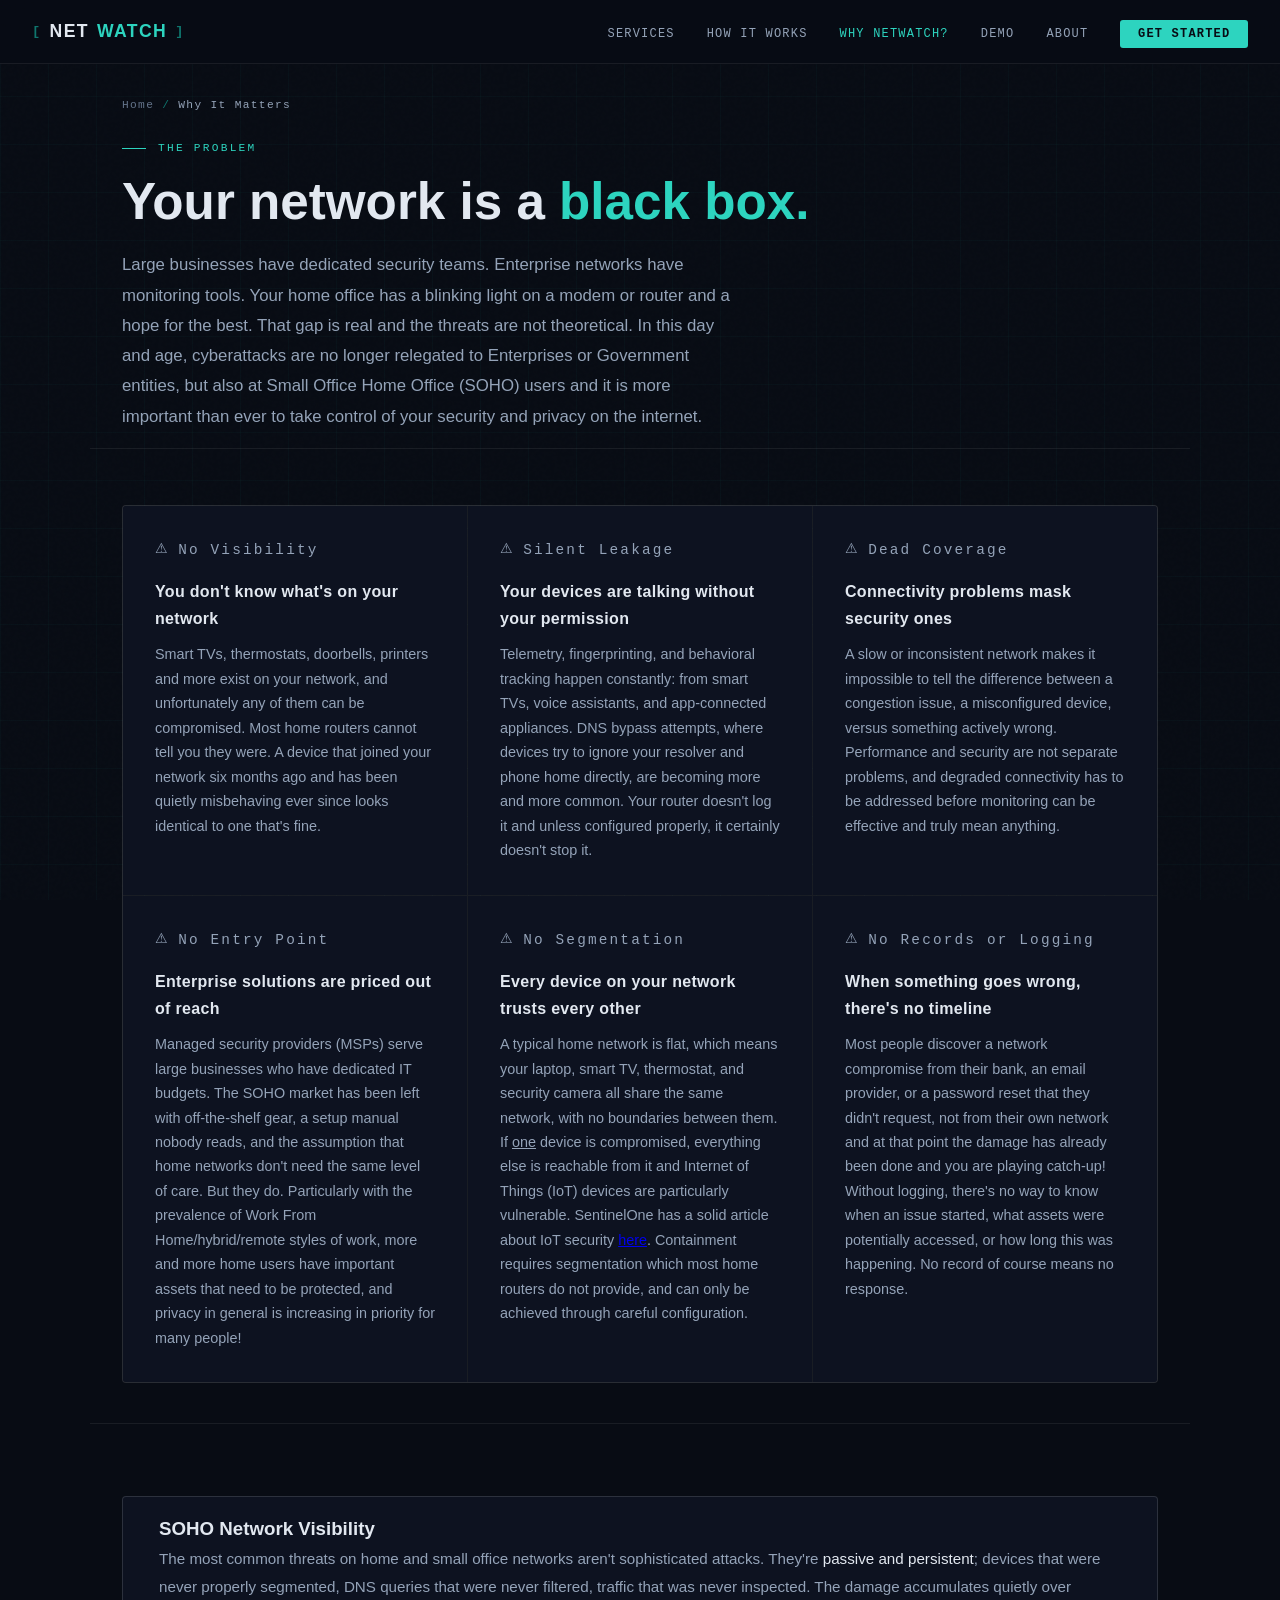
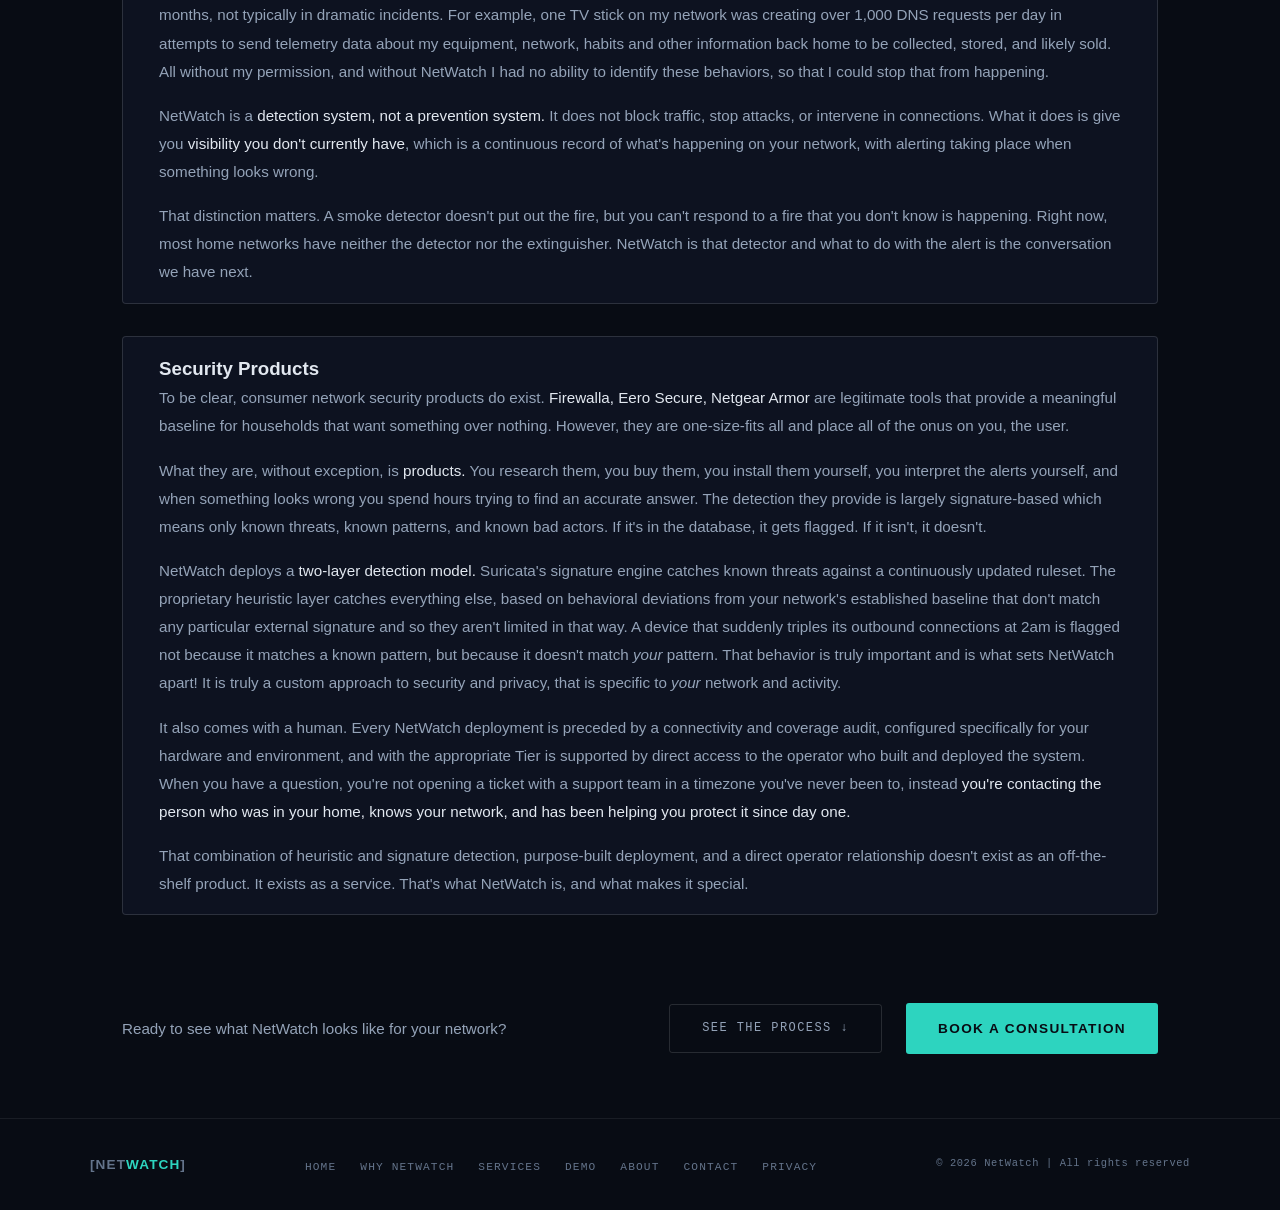
<file: why.html>
<!DOCTYPE html>
<html lang="en">
<head>
  <meta charset="UTF-8" />
  <link rel="icon" type="image/svg+xml" href="favicon.svg" />
  <meta http-equiv="Content-Security-Policy" content="default-src 'self'; script-src 'self' 'unsafe-inline'; connect-src 'self'; frame-src 'self'; img-src 'self' data:; style-src 'self' 'unsafe-inline' https://fonts.googleapis.com; font-src 'self' https://fonts.gstatic.com; worker-src 'self' blob:;">
  <meta name="viewport" content="width=device-width, initial-scale=1.0" />
  <title>Why It Matters | NetWatch</title>
  <link rel="preconnect" href="https://fonts.googleapis.com" />
  <link href="https://fonts.googleapis.com/css2?family=Chakra+Petch:wght@400;500;600;700&family=DM+Sans:wght@300;400;500&family=JetBrains+Mono:wght@400;500&display=swap" rel="stylesheet" />
  <link rel="stylesheet" href="assets/css/netwatch.css" />
  <style>
    .problem-grid { display: grid; grid-template-columns: repeat(auto-fit, minmax(260px, 1fr)); gap: 1px; background: var(--border); border: 1px solid var(--border); border-radius: 4px; overflow: hidden; margin-top: 1rem; }
    .problem-card { background: var(--bg2); padding: 2rem; transition: background 0.2s; }
    .problem-card:hover { background: var(--bg3); }
    .problem-icon { font-family: var(--mono); font-size: 0.7rem; letter-spacing: 0.15em; color: var(--amber); margin-bottom: 1rem; display: flex; align-items: center; gap: 0.5rem; }
    .problem-icon::before { content: '⚠'; font-size: 0.85rem; }
    .problem-card h3 { font-family: var(--head); font-size: 1rem; font-weight: 600; color: var(--text); margin-bottom: 0.6rem; letter-spacing: 0.02em; }
    .problem-card p { font-size: 0.9rem; color: var(--text-muted); line-height: 1.7; }
    .page-eyebrow { animation: fadeUp 0.4s ease both; }
    .page-header h1 { animation: fadeUp 0.4s 0.08s ease both; }
    .page-header .lead { animation: fadeUp 0.4s 0.16s ease both; }
  </style>
</head>
<body>

  <div id="site-nav" data-active="why"></div>

  <div class="page-header">
    <div class="breadcrumb">
      <a href="index.html">Home</a>
      <span>/</span>
      <span style="color: var(--text-muted);">Why It Matters</span>
    </div>
    <p class="page-eyebrow">The Problem</p>
    <h1>Your network is a <em>black box.</em></h1>
    <p class="lead">
      Large businesses have dedicated security teams. Enterprise networks have monitoring tools.
      Your home office has a blinking light on a modem or router and a hope for the best.
      That gap is real and the threats are not theoretical. In this day and age, cyberattacks are no longer
      relegated to Enterprises or Government entities, but also at Small Office Home Office (SOHO) users and it
      is more important than ever to take control of your security and privacy on the internet.
    </p>
  </div>

  <div class="divider"></div>

  <section class="section">
    <div class="problem-grid">
      <div class="problem-card">
        <p class="problem-icon">No Visibility</p>
        <h3>You don't know what's on your network</h3>
        <p>Smart TVs, thermostats, doorbells, printers and more exist on your network, and unfortunately any of them can be compromised.
           Most home routers cannot tell you they were. A device that joined your network
           six months ago and has been quietly misbehaving ever since looks identical to one that's fine.</p>
      </div>
      <div class="problem-card">
        <p class="problem-icon">Silent Leakage</p>
        <h3>Your devices are talking without your permission</h3>
        <p>Telemetry, fingerprinting, and behavioral tracking happen constantly: from smart TVs,
           voice assistants, and app-connected appliances. DNS bypass attempts, where devices
           try to ignore your resolver and phone home directly, are becoming more and more common.
           Your router doesn't log it and unless configured properly, it certainly doesn't stop it.</p>
      </div>
      <div class="problem-card">
        <p class="problem-icon">Dead Coverage</p>
        <h3>Connectivity problems mask security ones</h3>
        <p>A slow or inconsistent network makes it impossible to tell the difference between
           a congestion issue, a misconfigured device, versus something actively wrong.
           Performance and security are not separate problems, and degraded connectivity
           has to be addressed before monitoring can be effective and truly mean anything.</p>
      </div>
      <div class="problem-card">
        <p class="problem-icon">No Entry Point</p>
        <h3>Enterprise solutions are priced out of reach</h3>
        <p>Managed security providers (MSPs) serve large businesses who have dedicated IT budgets.
           The SOHO market has been left with off-the-shelf gear, a setup manual nobody reads,
           and the assumption that home networks don't need the same level of care. But they do. Particularly
           with the prevalence of Work From Home/hybrid/remote styles of work, more and more home users have important
           assets that need to be protected, and privacy in general is increasing in priority for many people!</p>
      </div>
      <div class="problem-card">
        <p class="problem-icon">No Segmentation</p>
        <h3>Every device on your network trusts every other</h3>
        <p>A typical home network is flat, which means your laptop, smart TV, thermostat,
           and security camera all share the same network, with no boundaries between them.
           If <u>one</u> device is compromised, everything else is reachable from it and Internet of Things (IoT)
           devices are particularly vulnerable. SentinelOne has a solid article about IoT security <a href="https://www.sentinelone.com/cybersecurity-101/data-and-ai/iot-security-risks/">here</a>.
           Containment requires segmentation which most home routers do not provide, and can only be achieved through
           careful configuration.</p>
      </div>
      <div class="problem-card">
        <p class="problem-icon">No Records or Logging</p>
        <h3>When something goes wrong, there's no timeline</h3>
        <p>Most people discover a network compromise from their bank, an email provider,
           or a password reset that they didn't request, not from their own network and at that point the damage has already
           been done and you are playing catch-up!
           Without logging, there's no way to know when an issue started, what assets were potentially accessed,
           or how long this was happening. No record of course means no response.</p>
      </div>
    </div>
  </section>

  <div class="divider"></div>

  <section class="section">
    <div class="context-block">
      <h3>SOHO Network Visibility</h3>
      <p>
        The most common threats on home and small office networks aren't sophisticated attacks.
        They're <strong>passive and persistent</strong>; devices that were never properly segmented,
        DNS queries that were never filtered, traffic that was never inspected. The damage accumulates
        quietly over months, not typically in dramatic incidents. For example, one TV stick on my network
        was creating over 1,000 DNS requests per day in attempts to send telemetry data about my equipment, network,
        habits and other information back home to be collected, stored, and likely sold. All without my permission, and
        without NetWatch I had no ability to identify these behaviors, so that I could stop that from happening.
      </p>
      <p>
        NetWatch is a <strong>detection system, not a prevention system.</strong> It does not block
        traffic, stop attacks, or intervene in connections. What it does is give you
        <strong>visibility you don't currently have</strong>, which is a continuous record of what's happening
        on your network, with alerting taking place when something looks wrong.
      </p>
      <p>
        That distinction matters. A smoke detector doesn't put out the fire, but you can't respond
        to a fire that you don't know is happening. Right now, most home networks have neither the detector
        nor the extinguisher. NetWatch is that detector and what to do with the alert is the conversation
        we have next.
      </p>
    </div>

    <div class="context-block">
      <h3>Security Products</h3>
      <p>
        To be clear, consumer network security products do exist. <strong>Firewalla, Eero Secure,
        Netgear Armor</strong> are legitimate tools that provide a meaningful
        baseline for households that want something over nothing. However, they are one-size-fits all and place all of the onus on you, the user.
      </p>
      <p>
        What they are, without exception, is <strong>products.</strong> You research them, you buy them,
        you install them yourself, you interpret the alerts yourself, and when something
        looks wrong you spend hours trying to find an accurate answer. The detection they provide is largely
        signature-based which means only known threats, known patterns, and known bad actors.
        If it's in the database, it gets flagged. If it isn't, it doesn't.
      </p>
      <p>
        NetWatch deploys a <strong>two-layer detection model.</strong> Suricata's
        signature engine catches known threats against a continuously updated ruleset.
        The proprietary heuristic layer catches everything else, based on behavioral deviations from your
        network's established baseline that don't match any particular external signature and so they aren't limited in that way.
        A device that suddenly triples its outbound connections at 2am is flagged
        not because it matches a known pattern, but because it doesn't match
        <em>your</em> pattern. That behavior is truly important and is what sets NetWatch apart! It is truly
        a custom approach to security and privacy, that is specific to <em>your</em> network and activity.
      </p>
      <p>
        It also comes with a human. Every NetWatch deployment is preceded by a
        connectivity and coverage audit, configured specifically for your hardware
        and environment, and with the appropriate Tier is supported by direct access to the operator who built
        and deployed the system. When you have a question, you're not opening a
        ticket with a support team in a timezone you've never been to, instead
        <strong>you're contacting the person who was in your home, knows your
        network, and has been helping you protect it since day one.</strong>
      </p>
      <p>
        That combination of heuristic and signature detection, purpose-built deployment,
        and a direct operator relationship doesn't exist as an off-the-shelf product.
        It exists as a service. That's what NetWatch is, and what makes it special.
      </p>
    </div>
  </section>

  <div class="cta-row">
    <p>Ready to see what NetWatch looks like for your network?</p>
    <a href="index.html#how-it-works" class="btn-ghost">See the Process ↓</a>
    <a href="contact.html" class="btn-primary">Book a Consultation</a>
  </div>

  <footer id="site-footer"></footer>
  <script src="assets/js/netwatch.js"></script>

</body>
</html>
</file>
<file: assets/css/netwatch.css>
/* ============================================================
   NETWATCH.CSS — Shared Design System
   Page-specific styles live in on-page <style> blocks.
   ============================================================ */


/* ── RESET ── */
*, *::before, *::after {
  box-sizing: border-box;
  margin: 0;
  padding: 0;
}


/* ── DESIGN TOKENS ── */
:root {
  --bg:          #080c14;
  --bg2:         #0d1220;
  --bg3:         #111827;
  --border:      rgba(255, 255, 255, 0.07);
  --border2:     rgba(255, 255, 255, 0.13);
  --teal:        #2dd4bf;
  --teal-dim:    #0f766e;
  --teal-glow:   rgba(45, 212, 191, 0.12);
  --teal-hover:  #5eead4;
  --amber:       #f59e0b;
  --amber-dim:   rgba(245, 158, 11, 0.15);
  --text:        #e2e8f0;
  --text-muted:  #94a3b8;
  --text-dim:    #64748b;
  --mono:        'JetBrains Mono', monospace;
  --head:        'Chakra Petch', sans-serif;
  --body:        'DM Sans', sans-serif;
  --nav-height:  64px;
}


/* ── BASE ── */
html {
  scroll-behavior: smooth;
}

body {
  background: var(--bg);
  color: var(--text);
  font-family: var(--body);
  font-size: 16px;
  line-height: 1.7;
  min-height: 100vh;
  overflow-x: clip;
}

body::before {
  content: '';
  position: fixed;
  inset: 0;
  background-image: url("data:image/svg+xml,%3Csvg viewBox='0 0 256 256' xmlns='http://www.w3.org/2000/svg'%3E%3Cfilter id='n'%3E%3CfeTurbulence type='fractalNoise' baseFrequency='0.9' numOctaves='4' stitchTiles='stitch'/%3E%3C/filter%3E%3Crect width='100%25' height='100%25' filter='url(%23n)' opacity='0.03'/%3E%3C/svg%3E");
  pointer-events: none;
  z-index: 0;
  opacity: 0.4;
}

body::after {
  content: '';
  position: fixed;
  inset: 0;
  background-image:
    linear-gradient(rgba(45, 212, 191, 0.03) 1px, transparent 1px),
    linear-gradient(90deg, rgba(45, 212, 191, 0.03) 1px, transparent 1px);
  background-size: 48px 48px;
  pointer-events: none;
  z-index: 0;
}

* {
  position: relative;
  z-index: 1;
}

/* html and body must be position:static — position:relative on these
   elements interferes with sticky positioning across all pages */
html, body {
  position: static;
}


/* ── NAVIGATION ── */
#site-nav {
  position: sticky;
  top: 0;
  z-index: 100;
}
nav {
  position: sticky;
  top: 0;
  z-index: 100;
  background: rgba(8, 12, 20, 0.9);
  backdrop-filter: blur(16px);
  border-bottom: 1px solid var(--border);
  padding: 0 2rem;
  height: var(--nav-height);
  display: flex;
  align-items: center;
  justify-content: space-between;
}

.nav-logo {
  font-family: var(--head);
  font-size: 1.1rem;
  font-weight: 700;
  letter-spacing: 0.08em;
  color: var(--text);
  text-decoration: none;
  display: flex;
  align-items: center;
  gap: 0.5rem;
}

.nav-logo span       { color: var(--teal); }
.nav-logo .logo-bracket {
  font-family: var(--mono);
  color: var(--teal-dim);
  font-size: 0.85rem;
}

.nav-links {
  display: flex;
  gap: 2rem;
  list-style: none;
  align-items: center;
}

.nav-links a {
  font-family: var(--mono);
  font-size: 0.75rem;
  letter-spacing: 0.1em;
  text-transform: uppercase;
  color: var(--text-muted);
  text-decoration: none;
  transition: color 0.2s;
}

.nav-links a:hover  { color: var(--teal); }
.nav-links a.active { color: var(--teal); }

.nav-cta {
  font-family: var(--head);
  font-size: 0.8rem;
  font-weight: 600;
  letter-spacing: 0.08em;
  text-transform: uppercase;
  color: var(--bg) !important;
  background: var(--teal);
  padding: 0.45rem 1.1rem;
  border-radius: 3px;
  text-decoration: none;
  transition: background 0.2s;
}

.nav-cta:hover { background: var(--teal-hover) !important; }

.nav-hamburger {
  display: none;
  flex-direction: column;
  gap: 5px;
  cursor: pointer;
  padding: 4px;
  background: none;
  border: none;
}

.nav-hamburger span {
  display: block;
  width: 22px;
  height: 2px;
  background: var(--text-muted);
  transition: all 0.3s;
}


/* ── MOBILE MENU ── */
.mobile-menu {
  display: none;
  position: fixed;
  top: var(--nav-height);
  left: 0;
  right: 0;
  background: rgba(8, 12, 20, 0.97);
  border-bottom: 1px solid var(--border);
  padding: 1.5rem 2rem;
  z-index: 99;
  flex-direction: column;
  gap: 1.25rem;
}

.mobile-menu.open { display: flex; }

.mobile-menu a {
  font-family: var(--mono);
  font-size: 0.85rem;
  letter-spacing: 0.08em;
  text-transform: uppercase;
  color: var(--text-muted);
  text-decoration: none;
  padding: 0.5rem 0;
  border-bottom: 1px solid var(--border);
}

.mobile-menu .nav-cta {
  color: var(--bg) !important;
  text-align: center;
  padding: 0.75rem;
  margin-top: 0.5rem;
  border-bottom: none;
}


/* ── BUTTONS ── */
.btn-primary {
  font-family: var(--head);
  font-size: 0.85rem;
  font-weight: 600;
  letter-spacing: 0.1em;
  text-transform: uppercase;
  background: var(--teal);
  color: var(--bg);
  padding: 0.85rem 2rem;
  border-radius: 3px;
  text-decoration: none;
  transition: background 0.2s;
  display: inline-block;
  white-space: nowrap;
}

.btn-primary:hover { background: var(--teal-hover); }

.btn-ghost {
  font-family: var(--mono);
  font-size: 0.75rem;
  letter-spacing: 0.12em;
  text-transform: uppercase;
  color: var(--text-muted);
  text-decoration: none;
  border: 1px solid var(--border2);
  padding: 0.85rem 2rem;
  border-radius: 3px;
  transition: border-color 0.2s, color 0.2s;
  display: inline-block;
  white-space: nowrap;
}

.btn-ghost:hover { border-color: var(--teal); color: var(--teal); }


/* ── SECTION SCAFFOLDING ── */
.section {
  max-width: 1100px;
  margin: 0 auto;
  padding: 2.5rem 2rem;
}

.section-label {
  font-family: var(--mono);
  font-size: 0.68rem;
  letter-spacing: 0.22em;
  text-transform: uppercase;
  color: var(--teal);
  margin-bottom: 1rem;
  display: flex;
  align-items: center;
  gap: 0.75rem;
}

.section-label::before {
  content: '';
  display: block;
  width: 24px;
  height: 1px;
  background: var(--teal);
}

.section h2 {
  font-family: var(--head);
  font-size: clamp(1.8rem, 3.5vw, 2.6rem);
  font-weight: 700;
  line-height: 1.15;
  color: var(--text);
  margin-bottom: 1.25rem;
}

.section h2 em {
  font-style: normal;
  color: var(--teal);
}

.section-intro {
  font-size: 1.05rem;
  color: var(--text-muted);
  max-width: 640px;
  line-height: 1.8;
  margin-bottom: 3.5rem;
  font-weight: 300;
}

.divider {
  height: 1px;
  background: var(--border);
  max-width: 1100px;
  margin: 0 auto;
}

.divider-full {
  height: 1px;
  background: var(--border);
}


/* ── STAT STRIP ── */
.stat-strip {
  border-top: 1px solid var(--border);
  border-bottom: 1px solid var(--border);
  background: var(--bg2);
}

.stat-strip-inner {
  max-width: 1100px;
  margin: 0 auto;
  padding: 2rem;
  display: grid;
  grid-template-columns: repeat(auto-fit, minmax(200px, 1fr));
  gap: 2rem;
}

.stat-item {
  display: flex;
  flex-direction: column;
  gap: 0.25rem;
}

.stat-value {
  font-family: var(--head);
  font-size: 1.8rem;
  font-weight: 700;
  color: var(--teal);
  letter-spacing: -0.02em;
}

.stat-label {
  font-family: var(--mono);
  font-size: 0.7rem;
  letter-spacing: 0.12em;
  text-transform: uppercase;
  color: var(--text-dim);
}


/* ── WHY STRIP ── */
.why-strip {
  border-top: 1px solid var(--border);
  border-bottom: 1px solid var(--border);
  background: var(--bg2);
}

.why-strip-inner {
  max-width: 1100px;
  margin: 0 auto;
  padding: 1.75rem 2rem;
  display: flex;
  align-items: center;
  justify-content: space-between;
  gap: 2rem;
  flex-wrap: wrap;
}

.why-strip-content {
  flex: 1;
  min-width: 260px;
}

.why-strip-label {
  font-family: var(--mono);
  font-size: 0.68rem;
  letter-spacing: 0.18em;
  text-transform: uppercase;
  color: var(--amber);
  margin-bottom: 0.4rem;
}

.why-strip-text {
  font-size: 0.9rem;
  color: var(--text-muted);
  line-height: 1.75;
  max-width: 680px;
}

.why-strip-link {
  font-family: var(--mono);
  font-size: 0.72rem;
  letter-spacing: 0.1em;
  color: var(--teal);
  text-decoration: none;
  white-space: nowrap;
  border-bottom: 1px solid var(--teal-dim);
  padding-bottom: 1px;
  transition: border-color 0.2s, color 0.2s;
  flex-shrink: 0;
}

.why-strip-link:hover { color: var(--teal-hover); border-color: var(--teal-hover); }


/* ── TIER FLOW ── */
.tier-flow {
  display: flex;
  flex-direction: column;
}

.tier {
  border: 1px solid var(--border2);
  border-radius: 4px;
  background: var(--bg2);
  overflow: hidden;
  transition: border-color 0.25s;
  cursor: pointer;
  scroll-margin-top: 80px; /* single sticky nav on index.html */
}

.section,
.service-group {
  scroll-margin-top: 130px; /* primary nav (64px) + tier nav (~56px) + buffer */
}

.tier:hover  { border-color: var(--teal-dim); }
.tier.active { border-color: var(--teal); }

.tier-header {
  display: flex;
  align-items: center;
  gap: 1.25rem;
  padding: 1.5rem 1.75rem;
  user-select: none;
}

.tier-num {
  font-family: var(--mono);
  font-size: 0.65rem;
  font-weight: 500;
  letter-spacing: 0.12em;
  color: var(--bg);
  background: var(--teal-dim);
  width: 28px;
  height: 28px;
  border-radius: 50%;
  display: flex;
  align-items: center;
  justify-content: center;
  flex-shrink: 0;
  transition: background 0.25s;
}

.tier.active .tier-num { background: var(--teal); }
.tier.t4     .tier-num { background: var(--teal); }

.tier-meta { flex: 1; }

.tier-tag {
  font-family: var(--mono);
  font-size: 0.65rem;
  letter-spacing: 0.15em;
  text-transform: uppercase;
  color: var(--text-dim);
  margin-bottom: 0.2rem;
  transition: color 0.25s;
}

.tier.active .tier-tag { color: var(--teal); }
.tier.t4     .tier-tag { color: var(--teal); }

.tier-name {
  font-family: var(--head);
  font-size: 1.1rem;
  font-weight: 600;
  color: var(--text);
  letter-spacing: 0.02em;
}

.tier-toggle {
  font-family: var(--mono);
  font-size: 1.1rem;
  color: var(--text-dim);
  transition: transform 0.25s, color 0.2s;
}

.tier.active .tier-toggle {
  transform: rotate(180deg);
  color: var(--teal);
}

.tier-body {
  max-height: 0;
  overflow: hidden;
  transition: max-height 0.45s ease;
}

.tier-body-inner {
  padding: 0 1.75rem 1.75rem;
  border-top: 1px solid var(--border);
}

.tier-desc {
  font-size: 0.95rem;
  color: var(--text-muted);
  line-height: 1.8;
  margin: 1.25rem 0;
}

.tier-desc strong {
  color: var(--text);
  font-weight: 500;
}

.tier-services {
  display: grid;
  grid-template-columns: repeat(auto-fit, minmax(220px, 1fr));
  gap: 0.75rem;
  margin-top: 1rem;
}

.tier-service {
  display: flex;
  align-items: flex-start;
  gap: 0.6rem;
  font-size: 0.875rem;
  color: var(--text-muted);
  background: var(--bg3);
  border: 1px solid var(--border);
  border-radius: 3px;
  padding: 0.65rem 0.9rem;
}

.tier-service-dot {
  width: 5px;
  height: 5px;
  border-radius: 50%;
  background: var(--teal);
  flex-shrink: 0;
  margin-top: 0.45rem;
}

.tier-note {
  margin-top: 1.25rem;
  padding: 0.9rem 1.1rem;
  background: var(--amber-dim);
  border-left: 2px solid var(--amber);
  border-radius: 0 3px 3px 0;
  font-size: 0.85rem;
  color: var(--text-muted);
  line-height: 1.7;
}

.tier-note strong {
  color: var(--amber);
  font-weight: 500;
}

.tier-note-teal {
  margin-top: 1.25rem;
  padding: 0.9rem 1.1rem;
  background: var(--teal-glow);
  border-left: 2px solid var(--teal);
  border-radius: 0 3px 3px 0;
  font-size: 0.85rem;
  color: var(--text-muted);
  line-height: 1.7;
}

.tier-note-teal strong {
  color: var(--teal);
  font-weight: 500;
}

.tier-connector {
  display: flex;
  align-items: center;
  gap: 0;
  padding: 0 0 0 40px;
  height: 44px;
}

.tier-connector-inner {
  display: flex;
  flex-direction: column;
  align-items: center;
  gap: 3px;
}

.tier-connector-line {
  width: 1px;
  height: 20px;
  background: var(--teal-dim);
}

.tier-connector-line-short {
  width: 1px;
  height: 14px;
  background: var(--teal-dim);
}

.tier-connector-label {
  font-family: var(--mono);
  font-size: 0.65rem;
  color: var(--teal-dim);
  letter-spacing: 0.1em;
}


/* ── ENTRY LANES ── */
.entry-lanes {
  display: grid;
  grid-template-columns: 1fr 1fr;
  gap: 1px;
  background: var(--border);
  border: 1px solid var(--border2);
  border-radius: 4px;
  overflow: hidden;
  margin-top: 1.5rem;
}

.lane {
  background: var(--bg2);
  padding: 1.25rem 1.5rem;
}

.lane-label {
  font-family: var(--mono);
  font-size: 0.65rem;
  letter-spacing: 0.15em;
  text-transform: uppercase;
  margin-bottom: 0.5rem;
}

.lane-label.paid { color: var(--teal); }
.lane-label.free { color: var(--text-dim); }

.lane p {
  font-size: 0.875rem;
  color: var(--text-muted);
  line-height: 1.7;
}


/* ── BREADCRUMB ── */
.breadcrumb {
  font-family: var(--mono);
  font-size: 0.7rem;
  letter-spacing: 0.12em;
  color: var(--text-dim);
  margin-bottom: 1.5rem;
  display: flex;
  align-items: center;
  gap: 0.5rem;
}

.breadcrumb a {
  color: var(--text-dim);
  text-decoration: none;
  transition: color 0.2s;
}

.breadcrumb a:hover { color: var(--teal); }
.breadcrumb span    { color: var(--teal-dim); }


/* ── PAGE HEADER ── */
.page-header {
  max-width: 1100px;
  margin: 0 auto;
  padding: 2rem 2rem 1rem;
}

.page-eyebrow {
  font-family: var(--mono);
  font-size: 0.7rem;
  letter-spacing: 0.2em;
  text-transform: uppercase;
  color: var(--teal);
  margin-bottom: 1rem;
  display: flex;
  align-items: center;
  gap: 0.75rem;
}

.page-eyebrow::before {
  content: '';
  display: block;
  width: 24px;
  height: 1px;
  background: var(--teal);
}

.page-header h1 {
  font-family: var(--head);
  font-size: clamp(2rem, 4.5vw, 3.2rem);
  font-weight: 700;
  line-height: 1.1;
  color: var(--text);
  margin-bottom: 1.25rem;
}

.page-header h1 em {
  font-style: normal;
  color: var(--teal);
}

.page-header .lead {
  font-size: 1.05rem;
  color: var(--text-muted);
  max-width: 620px;
  line-height: 1.8;
  font-weight: 300;
}


/* ── CONTEXT BLOCK ── */
.context-block {
  background: var(--bg2);
  border: 1px solid var(--border2);
  border-radius: 4px;
  padding: 1rem 2.25rem;
  margin-top: 2rem;
}

.context-block p {
  font-size: 0.95rem;
  color: var(--text-muted);
  line-height: 1.85;
  margin-bottom: 1rem;
}

.context-block p:last-child { margin-bottom: 0; }

.context-block strong {
  color: var(--text);
  font-weight: 500;
}


/* ── HARDWARE CALLOUT ── */
/* Amber warning block — used on services page, available site-wide */
.hardware-callout {
  background: var(--bg2);
  border: 1px solid var(--border2);
  border-radius: 4px;
  padding: 2rem 2.25rem;
  margin-bottom: 4rem;
}

.hardware-callout-label {
  font-family: var(--mono);
  font-size: 0.65rem;
  letter-spacing: 0.18em;
  text-transform: uppercase;
  color: var(--amber);
  margin-bottom: 0.75rem;
  display: flex;
  align-items: center;
  gap: 0.5rem;
}

.hardware-callout-label::before {
  content: '⚠';
  font-size: 0.75rem;
}

.hardware-callout p {
  font-size: 0.9rem;
  color: var(--text-muted);
  line-height: 1.8;
  margin-bottom: 0.75rem;
}

.hardware-callout p:last-child { margin-bottom: 0; }

.hardware-callout strong {
  color: var(--text);
  font-weight: 500;
}


/* ── OWNERSHIP NOTE ── */
/* Teal info block — used on services page, available site-wide */
.ownership-note {
  background: var(--teal-glow);
  border: 1px solid var(--teal-dim);
  border-radius: 4px;
  padding: 1.5rem 1.75rem;
  margin-bottom: 4rem;
}

.ownership-note p {
  font-size: 0.9rem;
  color: var(--text-muted);
  line-height: 1.8;
  margin-bottom: 0.5rem;
}

.ownership-note p:last-child { margin-bottom: 0; }

.ownership-note strong { color: var(--teal); font-weight: 500; }


/* ── CTA SECTION (homepage) ── */
.cta-section {
  background: var(--bg2);
  border-top: 1px solid var(--border);
  border-bottom: 1px solid var(--border);
}

.cta-inner {
  max-width: 1100px;
  margin: 0 auto;
  padding: 2.5rem 2rem;
  display: grid;
  grid-template-columns: 1fr auto;
  gap: 3rem;
  align-items: center;
}

.cta-inner h2 {
  font-family: var(--head);
  font-size: clamp(1.6rem, 3vw, 2.2rem);
  font-weight: 700;
  color: var(--text);
  line-height: 1.2;
  margin-bottom: 0.75rem;
}

.cta-inner h2 em {
  font-style: normal;
  color: var(--teal);
}

.cta-inner p {
  font-size: 0.95rem;
  color: var(--text-muted);
  max-width: 500px;
  line-height: 1.8;
}

.cta-actions {
  display: flex;
  flex-direction: column;
  gap: 0.75rem;
  align-items: center;
  min-width: 200px;
}

.cta-email {
  font-family: var(--mono);
  font-size: 0.7rem;
  letter-spacing: 0.1em;
  color: var(--text-dim);
  text-align: center;
}


/* ── CTA ROW (interior pages) ── */
.cta-row {
  display: flex;
  align-items: center;
  gap: 1.5rem;
  flex-wrap: wrap;
  padding: 3rem 2rem 4rem;
  max-width: 1100px;
  margin: 0 auto;
}

.cta-row p {
  font-size: 0.95rem;
  color: var(--text-muted);
  flex: 1;
  min-width: 240px;
}


/* ── FOOTER ── */
footer {
  background: var(--bg);
  border-top: 1px solid var(--border);
  padding: 2rem;
}

.footer-inner {
  max-width: 1100px;
  margin: 0 auto;
  display: flex;
  justify-content: space-between;
  align-items: center;
  gap: 1rem;
  flex-wrap: wrap;
}

.footer-brand {
  font-family: var(--head);
  font-size: 0.85rem;
  font-weight: 600;
  letter-spacing: 0.08em;
  color: var(--text-dim);
}

.footer-brand span { color: var(--teal); }

.footer-links {
  display: flex;
  gap: 1.5rem;
  list-style: none;
}

.footer-links a {
  font-family: var(--mono);
  font-size: 0.7rem;
  letter-spacing: 0.1em;
  text-transform: uppercase;
  color: var(--text-dim);
  text-decoration: none;
  transition: color 0.2s;
}

.footer-links a:hover { color: var(--teal); }

.footer-copy {
  font-family: var(--mono);
  font-size: 0.65rem;
  color: var(--text-dim);
  letter-spacing: 0.06em;
}


/* ── ANIMATIONS ── */
@keyframes fadeUp {
  from { opacity: 0; transform: translateY(20px); }
  to   { opacity: 1; transform: translateY(0); }
}


/* ── RESPONSIVE ── */
@media (max-width: 768px) {
  .nav-links      { display: none; }
  .nav-hamburger  { display: flex; }

  .section        { padding: 1.75rem 1.5rem; }
  .page-header    { padding: 1.25rem 1.5rem 0.75rem; }

  .stat-strip-inner { grid-template-columns: 1fr 1fr; gap: 1.5rem; }

  .cta-inner {
    grid-template-columns: 1fr;
    text-align: center;
  }

  .cta-inner p  { margin: 0 auto; }
  .cta-actions  { flex-direction: row; flex-wrap: wrap; justify-content: center; }
  .cta-row      { padding: 2rem 1.5rem 3rem; }

  .entry-lanes  { grid-template-columns: 1fr; }

  .footer-inner  { flex-direction: column; text-align: center; gap: 1rem; }
  .footer-links  { justify-content: center; flex-wrap: wrap; gap: 1rem; }
}

@media (max-width: 480px) {
  nav                 { padding: 0 1.25rem; }
  .stat-strip-inner   { grid-template-columns: 1fr; }
}
</file>
